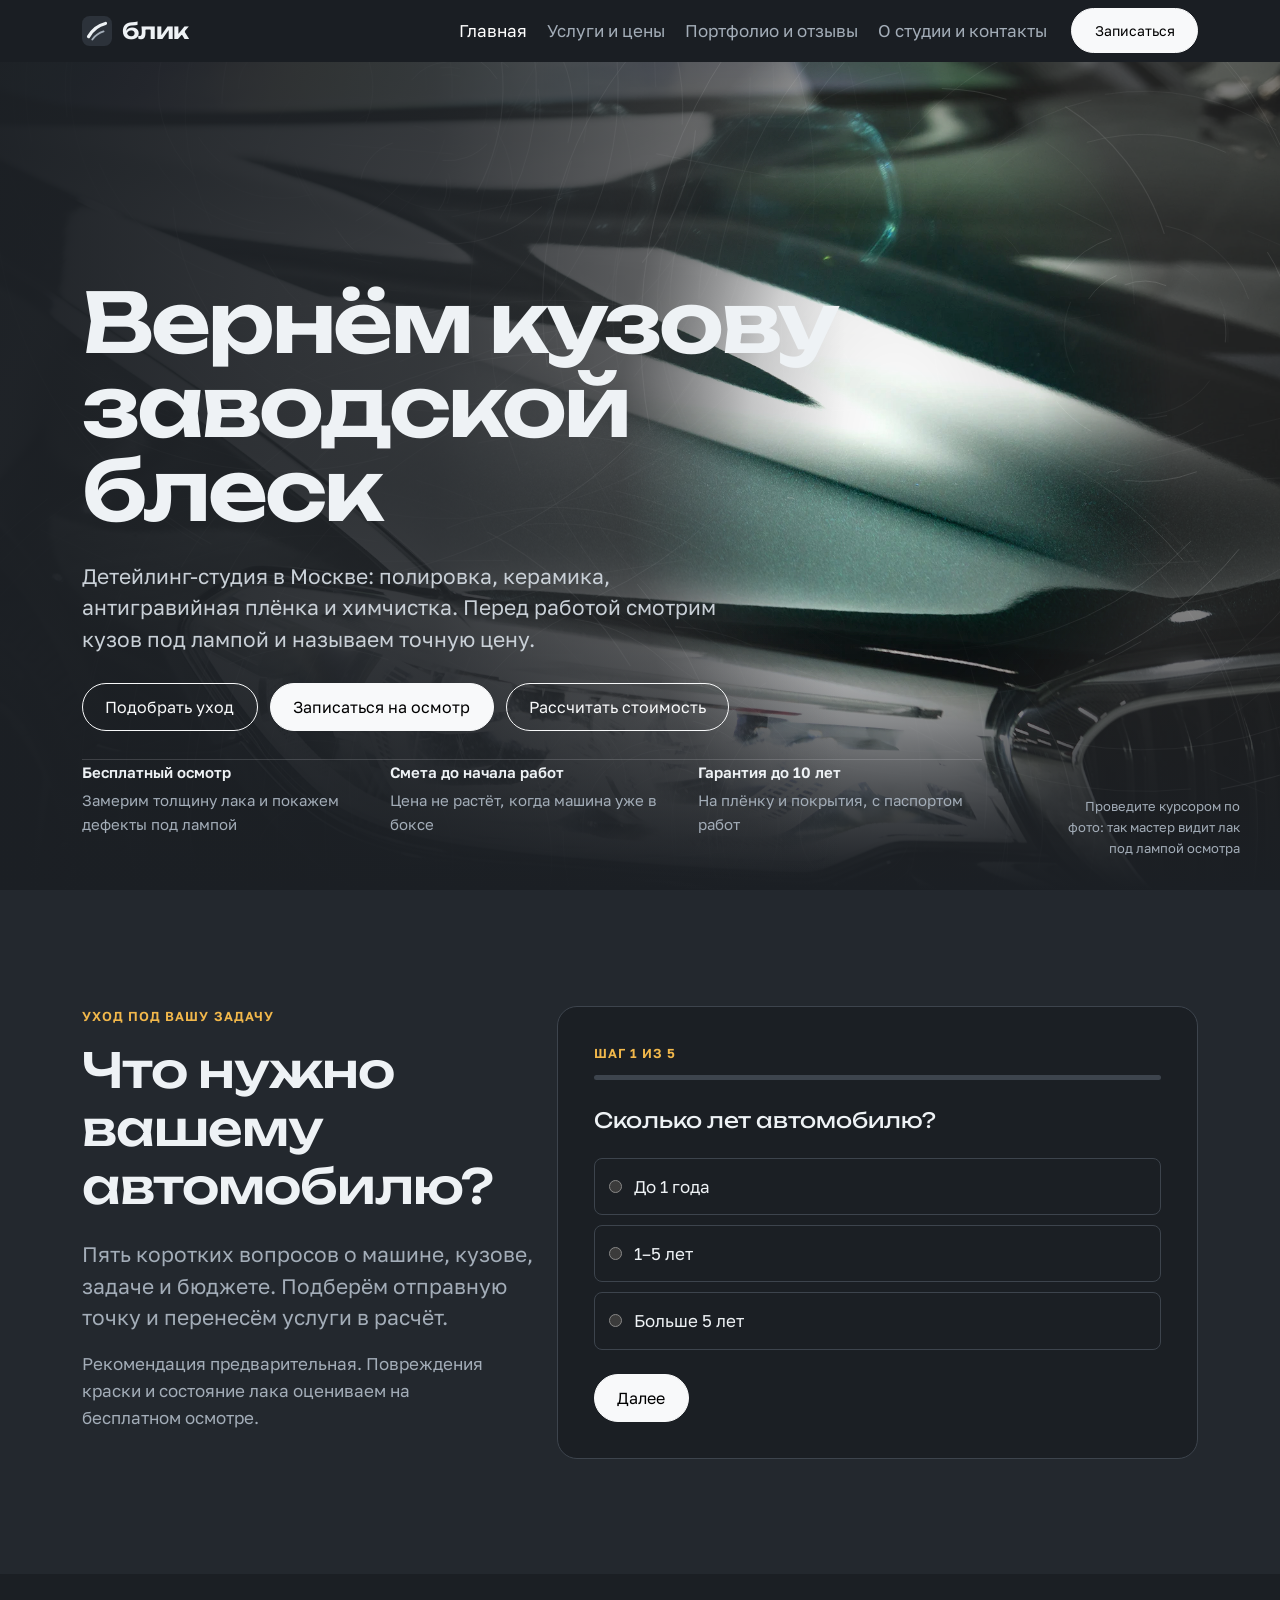
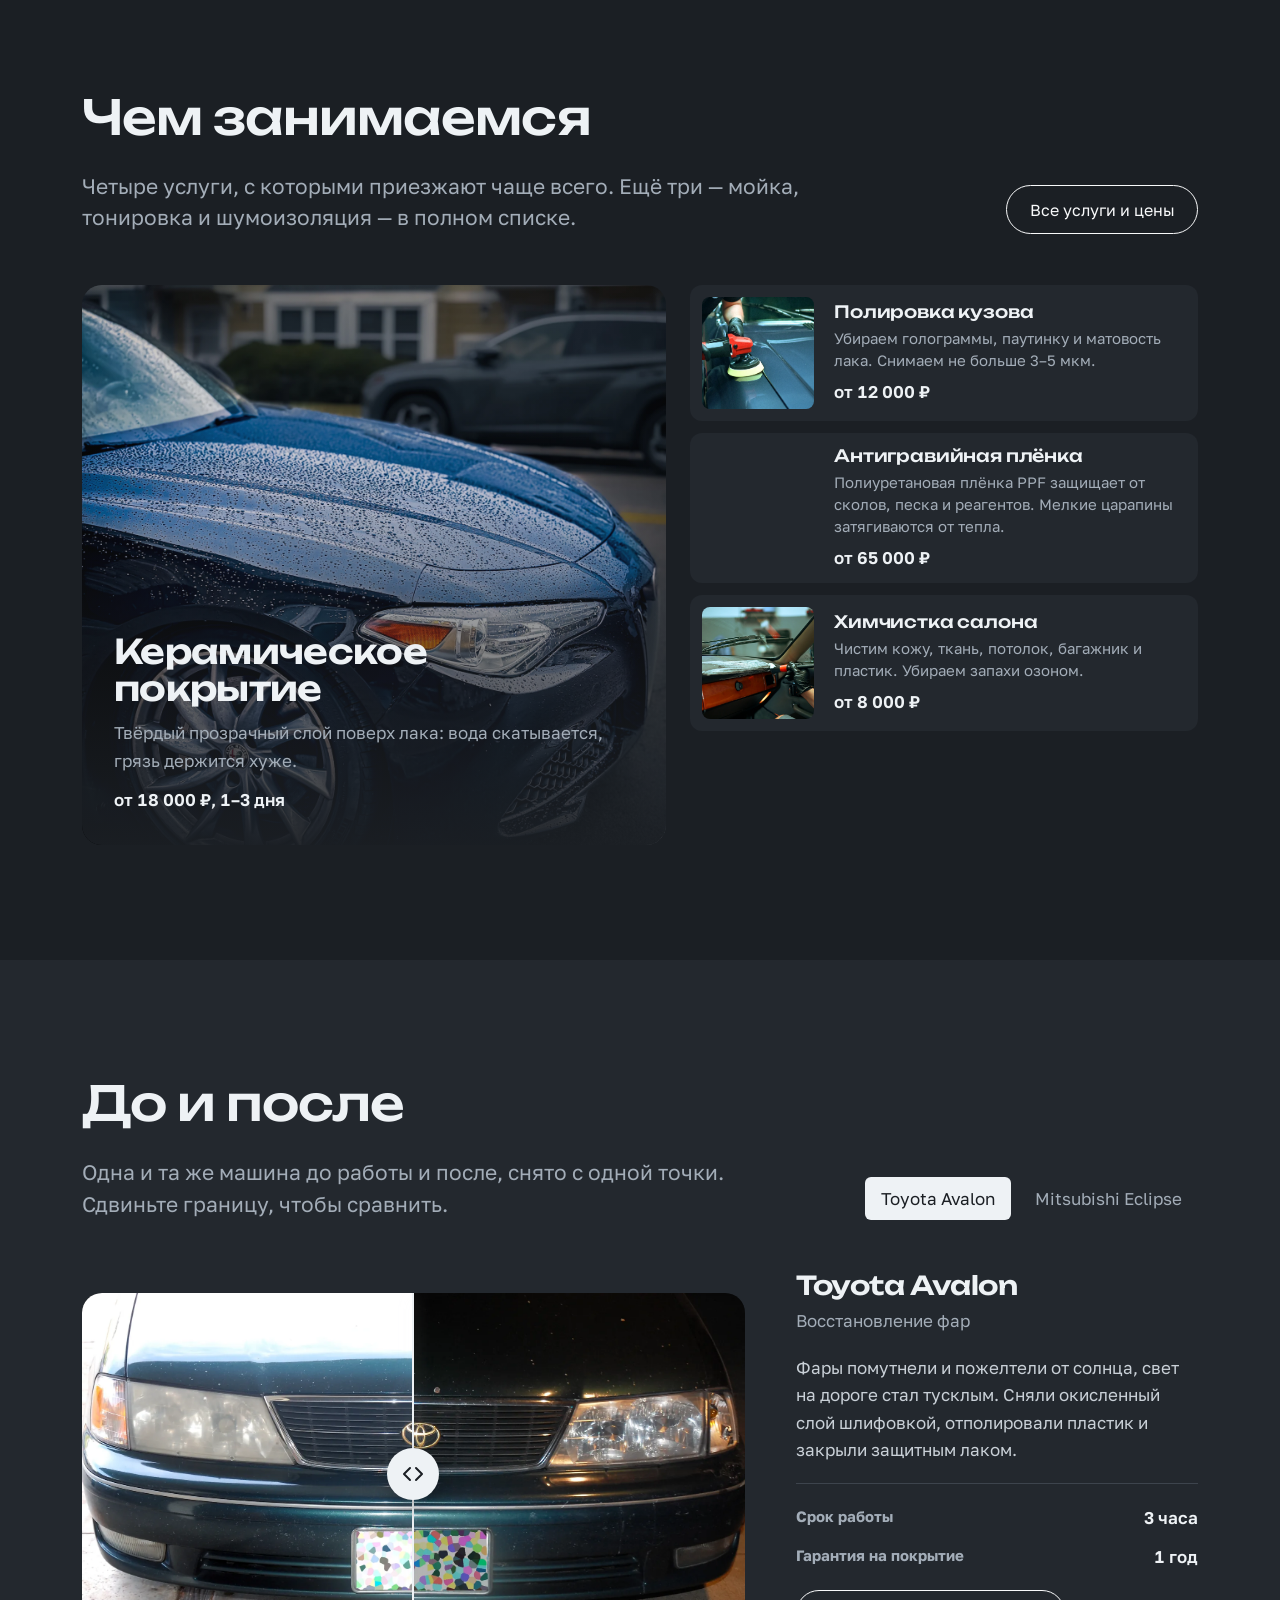
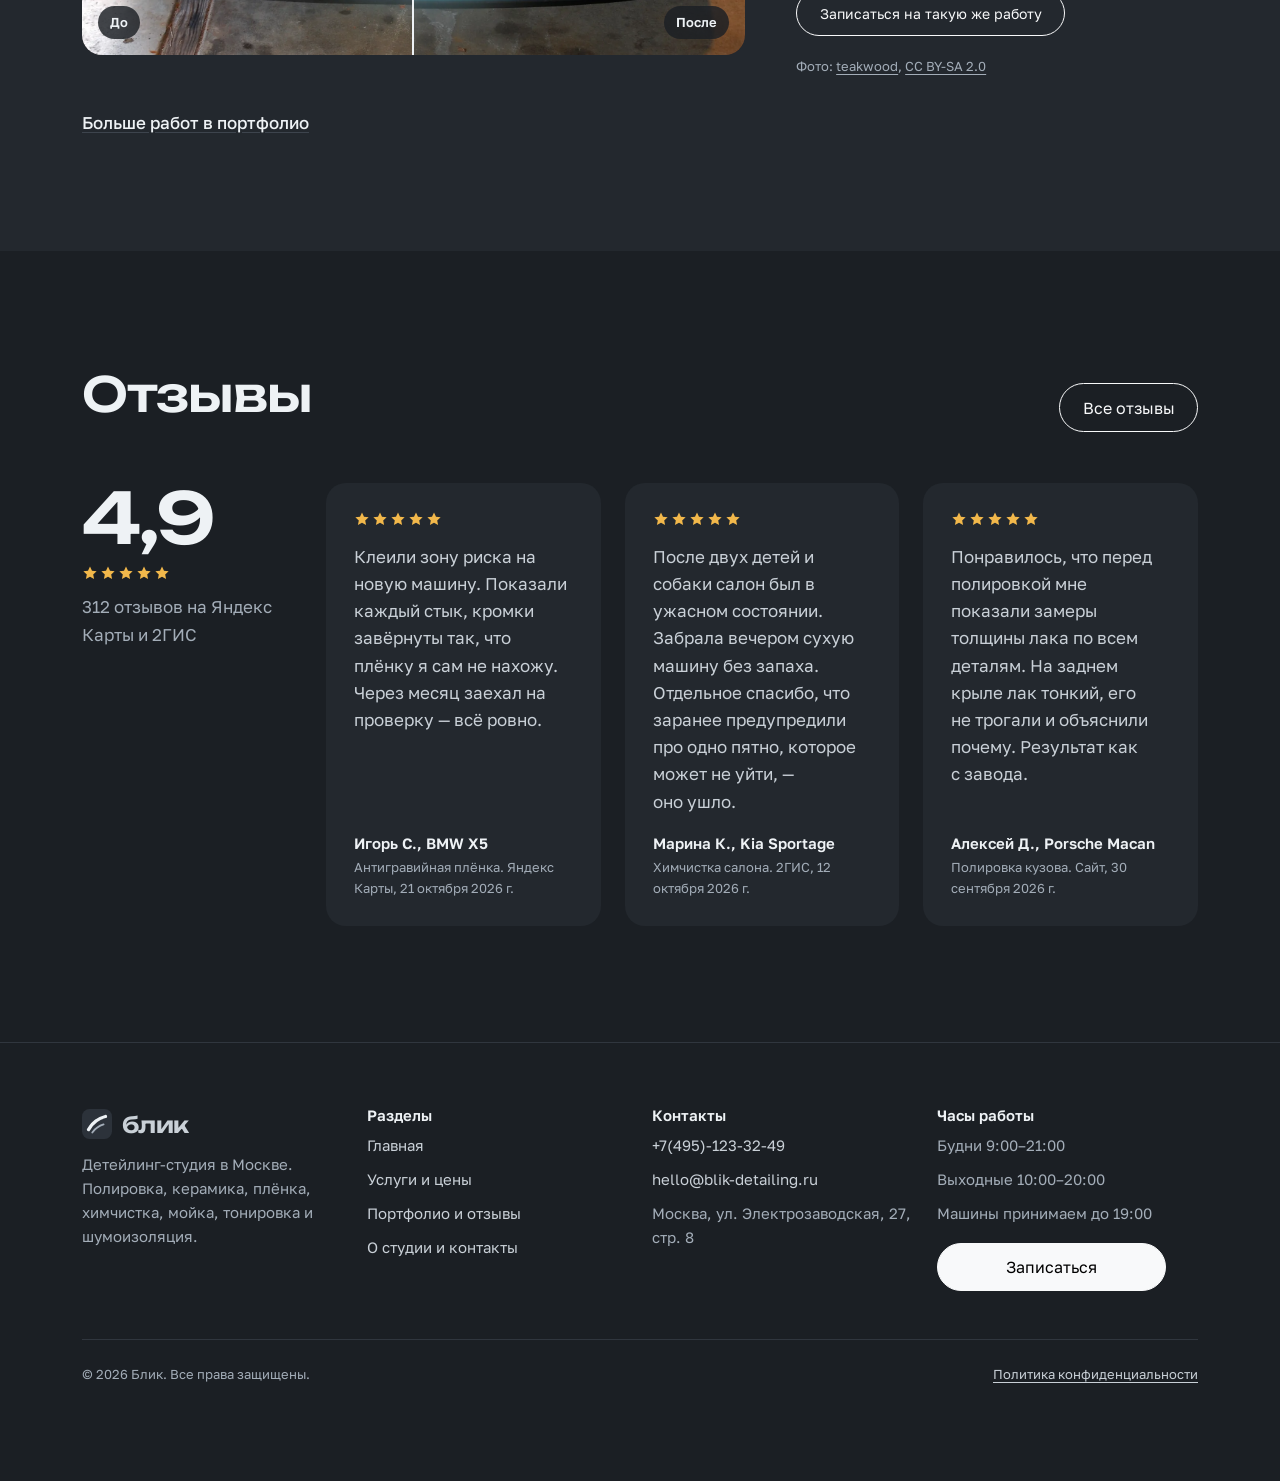
<file: index.html>
<!doctype html>

<html
  data-bs-theme="dark"
  lang="ru"
>
  <head>
    <meta charset="utf-8" />
    <meta
      content="width=device-width, initial-scale=1"
      name="viewport"
    />
    <title>Блик — детейлинг-студия в Москве: полировка, керамика, плёнка</title>
    <meta
      content="Полировка, керамическое покрытие, антигравийная плёнка, химчистка салона, тонировка и шумоизоляция в Москве. Бесплатный осмотр и замер лака."
      name="description"
    />
    <meta
      content="#1b1f24"
      name="theme-color"
    />
    <meta
      content="website"
      property="og:type"
    />
    <meta
      content="ru_RU"
      property="og:locale"
    />
    <meta
      content="Блик"
      property="og:site_name"
    />
    <meta
      content="Блик — детейлинг-студия в Москве: полировка, керамика, плёнка"
      property="og:title"
    />
    <meta
      content="Полировка, керамическое покрытие, антигравийная плёнка, химчистка салона, тонировка и шумоизоляция в Москве. Бесплатный осмотр и замер лака."
      property="og:description"
    />
    <meta
      content="assets/img/hero.webp"
      property="og:image"
    />
    <link
      href="assets/img/favicon.svg"
      rel="icon"
      type="image/svg+xml"
    />
    <link
      href="https://fonts.googleapis.com"
      rel="preconnect"
    />
    <link
      crossorigin=""
      href="https://fonts.gstatic.com"
      rel="preconnect"
    />
    <link
      href="https://fonts.googleapis.com/css2?family=Golos+Text:wght@400;500;600&amp;family=Unbounded:wght@500;600&amp;display=swap"
      rel="stylesheet"
    />
    <link
      href="assets/vendor/bootstrap/bootstrap.min.css"
      rel="stylesheet"
    />
    <link
      href="assets/css/styles.css"
      rel="stylesheet"
    />
    <script
      defer=""
      src="assets/vendor/bootstrap/bootstrap.bundle.min.js"
    ></script>
    <script
      defer=""
      src="assets/js/data.js"
    ></script>
    <script
      defer=""
      src="assets/js/api.js"
    ></script>
    <script
      defer=""
      src="assets/js/ui.js"
    ></script>
    <script
      src="assets/js/experience.js"
      defer
    ></script>
    <script
      defer=""
      src="assets/js/home.js"
    ></script>
  </head>
  <body data-page="home">
    <a
      class="skip-link"
      href="#main"
      >Перейти к содержанию</a
    >
    <noscript
      ><p class="noscript">
        Списки услуг, работ и отзывов загружаются скриптом. Включите JavaScript или позвоните нам:
        +7(495)-123-32-49.
      </p></noscript
    >
    <header class="site-header navbar navbar-expand-xl sticky-top">
      <div class="container gap-3">
        <a
          aria-current="page"
          class="logo navbar-brand me-auto"
          href="index.html"
          ><svg
            aria-hidden="true"
            viewbox="0 0 64 64"
          >
            <rect
              fill="#2c323a"
              height="64"
              rx="16"
              width="64"
            ></rect>
            <path
              d="M14 44c8-14 20-24 36-28"
              fill="none"
              stroke="#eef2f5"
              stroke-linecap="round"
              stroke-width="7"
            ></path>
            <path
              d="M22 50c6-8 14-14 24-17"
              fill="none"
              stroke="#a3adb8"
              stroke-linecap="round"
              stroke-width="4"
            ></path></svg
          ><span>блик</span></a
        >
        <nav
          aria-label="Основное меню"
          class="navbar-nav d-none d-xl-flex gap-1"
        >
          <a
            class="nav-link active"
            href="index.html"
            aria-current="page"
            >Главная</a
          >
          <a
            class="nav-link"
            href="services.html"
            >Услуги и цены</a
          >
          <a
            class="nav-link"
            href="portfolio.html"
            >Портфолио и отзывы</a
          >
          <a
            class="nav-link"
            href="about.html"
            >О студии и контакты</a
          >
        </nav>
        <a
          class="d-none d-xxl-block text-decoration-none text-nowrap"
          href="tel:+74951233249"
          >+7(495)-123-32-49</a
        >
        <a
          class="btn btn-light btn-sm d-none d-xl-inline-flex"
          data-booking=""
          href="about.html#request"
          >Записаться</a
        >
        <button
          aria-controls="mobile-menu"
          aria-label="Открыть меню"
          class="navbar-toggler"
          data-bs-target="#mobile-menu"
          data-bs-toggle="offcanvas"
          type="button"
        >
          <svg
            aria-hidden="true"
            fill="none"
            height="20"
            viewbox="0 0 20 20"
            width="20"
          >
            <path
              d="M3 6h14M3 14h14"
              stroke="currentColor"
              stroke-linecap="round"
              stroke-width="2"
            ></path>
          </svg>
        </button>
      </div>
    </header>
    <div
      aria-labelledby="mobile-menu-title"
      class="offcanvas offcanvas-end"
      id="mobile-menu"
      tabindex="-1"
    >
      <div class="offcanvas-header">
        <h2
          class="offcanvas-title h5"
          id="mobile-menu-title"
        >
          Меню
        </h2>
        <button
          aria-label="Закрыть меню"
          class="btn-close"
          data-bs-dismiss="offcanvas"
          type="button"
        ></button>
      </div>
      <div class="offcanvas-body d-flex flex-column gap-4">
        <nav
          aria-label="Меню"
          class="nav flex-column gap-2"
        >
          <a
            aria-current="page"
            class="nav-link active"
            href="index.html"
            >Главная</a
          >
          <a
            class="nav-link"
            href="services.html"
            >Услуги и цены</a
          >
          <a
            class="nav-link"
            href="portfolio.html"
            >Портфолио и отзывы</a
          >
          <a
            class="nav-link"
            href="about.html"
            >О студии и контакты</a
          >
        </nav>
        <div class="mobile-menu__contacts">
          <a
            class="contacts__big"
            href="tel:+74951233249"
            >+7(495)-123-32-49</a
          >
          <span class="muted">Ежедневно, будни 9:00–21:00, выходные 10:00–20:00</span>
          <a
            class="btn btn-light"
            data-booking=""
            href="about.html#request"
            >Записаться на осмотр</a
          >
        </div>
      </div>
    </div>
    <main id="main">
      <section
        aria-labelledby="hero-title"
        class="hero"
        data-lamp=""
      >
        <div
          aria-hidden="true"
          class="hero__media"
        >
          <img
            alt=""
            class="hero__img hero__img--dull"
            decoding="async"
            fetchpriority="high"
            height="1333"
            src="assets/img/hero.webp"
            width="2000"
          />
          <div class="hero__swirl"></div>
          <img
            alt=""
            class="hero__img hero__img--gloss"
            decoding="async"
            height="1333"
            src="assets/img/hero.webp"
            width="2000"
          />
          <div class="hero__shade"></div>
        </div>
        <div class="container hero__content">
          <h1
            class="hero__title"
            id="hero-title"
          >
            Вернём кузову заводской блеск
          </h1>
          <p class="hero__lead">
            Детейлинг-студия в Москве: полировка, керамика, антигравийная плёнка и химчистка. Перед
            работой смотрим кузов под лампой и называем точную цену.
          </p>
          <div class="hero__actions">
            <a
              class="btn btn-outline-light"
              href="#care-quiz"
              >Подобрать уход</a
            >
            <a
              class="btn btn-light"
              data-booking=""
              href="about.html#request"
              >Записаться на осмотр</a
            >
            <a
              class="btn btn-outline-light"
              href="services.html#calculator"
              >Рассчитать стоимость</a
            >
          </div>
          <ul class="hero__facts">
            <li class="hero__fact">
              <strong>Бесплатный осмотр</strong>Замерим толщину лака и покажем дефекты под лампой
            </li>
            <li class="hero__fact">
              <strong>Смета до начала работ</strong>Цена не растёт, когда машина уже в боксе
            </li>
            <li class="hero__fact">
              <strong>Гарантия до 10 лет</strong>На плёнку и покрытия, с паспортом работ
            </li>
          </ul>
        </div>
        <p class="hero__hint">
          Проведите курсором по фото: так мастер видит лак под лампой осмотра
        </p>
      </section>
      <section
        class="section section--surface"
        id="care-quiz"
        aria-labelledby="care-quiz-title"
      >
        <div class="container">
          <div class="row g-4 align-items-start">
            <div class="col-12 col-lg-5 section-head__text">
              <p class="eyebrow">Уход под вашу задачу</p>
              <h2
                class="h2"
                id="care-quiz-title"
              >
                Что нужно вашему автомобилю?
              </h2>
              <p class="lead">
                Пять коротких вопросов о машине, кузове, задаче и бюджете. Подберём отправную точку
                и перенесём услуги в расчёт.
              </p>
              <p class="muted">
                Рекомендация предварительная. Повреждения краски и состояние лака оцениваем на
                бесплатном осмотре.
              </p>
            </div>
            <div class="col-12 col-lg-7">
              <div
                class="feature-panel"
                data-care-quiz
                aria-label="Подбор ухода"
              >
                <p class="muted">Загружаем вопросы…</p>
              </div>
            </div>
          </div>
        </div>
      </section>

      <section
        aria-labelledby="services-title"
        class="section"
      >
        <div class="container">
          <div class="section-head">
            <div class="section-head__text">
              <h2
                class="h2"
                id="services-title"
              >
                Чем занимаемся
              </h2>
              <p class="lead">
                Четыре услуги, с которыми приезжают чаще всего. Ещё три — мойка, тонировка и
                шумоизоляция — в полном списке.
              </p>
            </div>
            <a
              class="btn btn-outline-light"
              href="services.html"
              >Все услуги и цены</a
            >
          </div>
          <div
            class="svc-preview"
            id="services-preview"
          >
            <div
              class="skeleton"
              style="min-height: 560px"
            ></div>
            <div class="svc-list">
              <div
                class="skeleton"
                style="min-height: 136px"
              ></div>
              <div
                class="skeleton"
                style="min-height: 136px"
              ></div>
              <div
                class="skeleton"
                style="min-height: 136px"
              ></div>
            </div>
          </div>
        </div>
      </section>
      <section
        aria-labelledby="ba-title"
        class="section section--surface"
      >
        <div class="container">
          <div class="section-head">
            <div class="section-head__text">
              <h2
                class="h2"
                id="ba-title"
              >
                До и после
              </h2>
              <p class="lead">
                Одна и та же машина до работы и после, снято с одной точки. Сдвиньте границу, чтобы
                сравнить.
              </p>
            </div>
            <div
              aria-label="Работы"
              class="nav nav-pills gap-2"
              id="ba-tabs"
              role="tablist"
            ></div>
          </div>
          <div
            aria-labelledby="ba-tabs"
            id="ba-panel"
            role="tabpanel"
          >
            <div
              class="skeleton"
              style="aspect-ratio: 16 / 9"
            ></div>
          </div>
          <p style="margin-top: 32px">
            <a
              class="text-link"
              href="portfolio.html"
              >Больше работ в портфолио</a
            >
          </p>
        </div>
      </section>
      <section
        aria-labelledby="reviews-title"
        class="section"
      >
        <div class="container">
          <div class="section-head">
            <div class="section-head__text">
              <h2
                class="h2"
                id="reviews-title"
              >
                Отзывы
              </h2>
            </div>
            <a
              class="btn btn-outline-light"
              href="portfolio.html#reviews"
              >Все отзывы</a
            >
          </div>
          <div
            class="reviews-home"
            id="reviews-home"
          >
            <div class="rating-summary">
              <p class="rating-summary__value">4,9</p>
              <span
                aria-label="Средняя оценка 4,9 из 5"
                class="stars"
                role="img"
              ></span>
              <p class="muted">312 отзывов на Яндекс Картах и 2ГИС</p>
            </div>
            <div class="skeleton"></div>
            <div class="skeleton"></div>
            <div class="skeleton"></div>
          </div>
        </div>
      </section>
    </main>
    <footer class="site-footer">
      <div class="container">
        <div class="row row-cols-1 row-cols-sm-2 row-cols-lg-4 g-4">
          <div class="site-footer__col col">
            <a
              class="logo"
              href="index.html"
              ><svg
                aria-hidden="true"
                viewbox="0 0 64 64"
              >
                <rect
                  fill="#2c323a"
                  height="64"
                  rx="16"
                  width="64"
                ></rect>
                <path
                  d="M14 44c8-14 20-24 36-28"
                  fill="none"
                  stroke="#eef2f5"
                  stroke-linecap="round"
                  stroke-width="7"
                ></path>
                <path
                  d="M22 50c6-8 14-14 24-17"
                  fill="none"
                  stroke="#a3adb8"
                  stroke-linecap="round"
                  stroke-width="4"
                ></path></svg
              ><span>блик</span></a
            >
            <p>
              Детейлинг-студия в Москве. Полировка, керамика, плёнка, химчистка, мойка, тонировка и
              шумоизоляция.
            </p>
          </div>
          <div class="site-footer__col col">
            <h2 class="site-footer__title">Разделы</h2>
            <a href="index.html">Главная</a>
            <a href="services.html">Услуги и цены</a>
            <a href="portfolio.html">Портфолио и отзывы</a>
            <a href="about.html">О студии и контакты</a>
          </div>
          <div class="site-footer__col col">
            <h2 class="site-footer__title">Контакты</h2>
            <a href="tel:+74951233249">+7(495)-123-32-49</a>
            <a href="mailto:hello@blik-detailing.ru">hello@blik-detailing.ru</a>
            <address>Москва, ул. Электрозаводская, 27, стр. 8</address>
          </div>
          <div class="site-footer__col col">
            <h2 class="site-footer__title">Часы работы</h2>
            <p>Будни 9:00–21:00</p>
            <p>Выходные 10:00–20:00</p>
            <p>Машины принимаем до 19:00</p>
            <button
              class="btn btn-light mt-2 booking-button-compact"
              data-booking
              type="button"
            >
              Записаться
            </button>
          </div>
        </div>
        <div class="site-footer__bottom">
          <p>© <span data-year="">2026</span> Блик. Все права защищены.</p>
          <button
            class="link-btn"
            data-policy=""
            type="button"
          >
            Политика конфиденциальности
          </button>
        </div>
      </div>
    </footer>
    <button
      class="btn btn-light back-to-top"
      type="button"
      data-back-to-top
      aria-label="Плавно прокрутить страницу наверх"
      hidden
    >
      <span>Наверх</span>
    </button>
  </body>
</html>
</file>
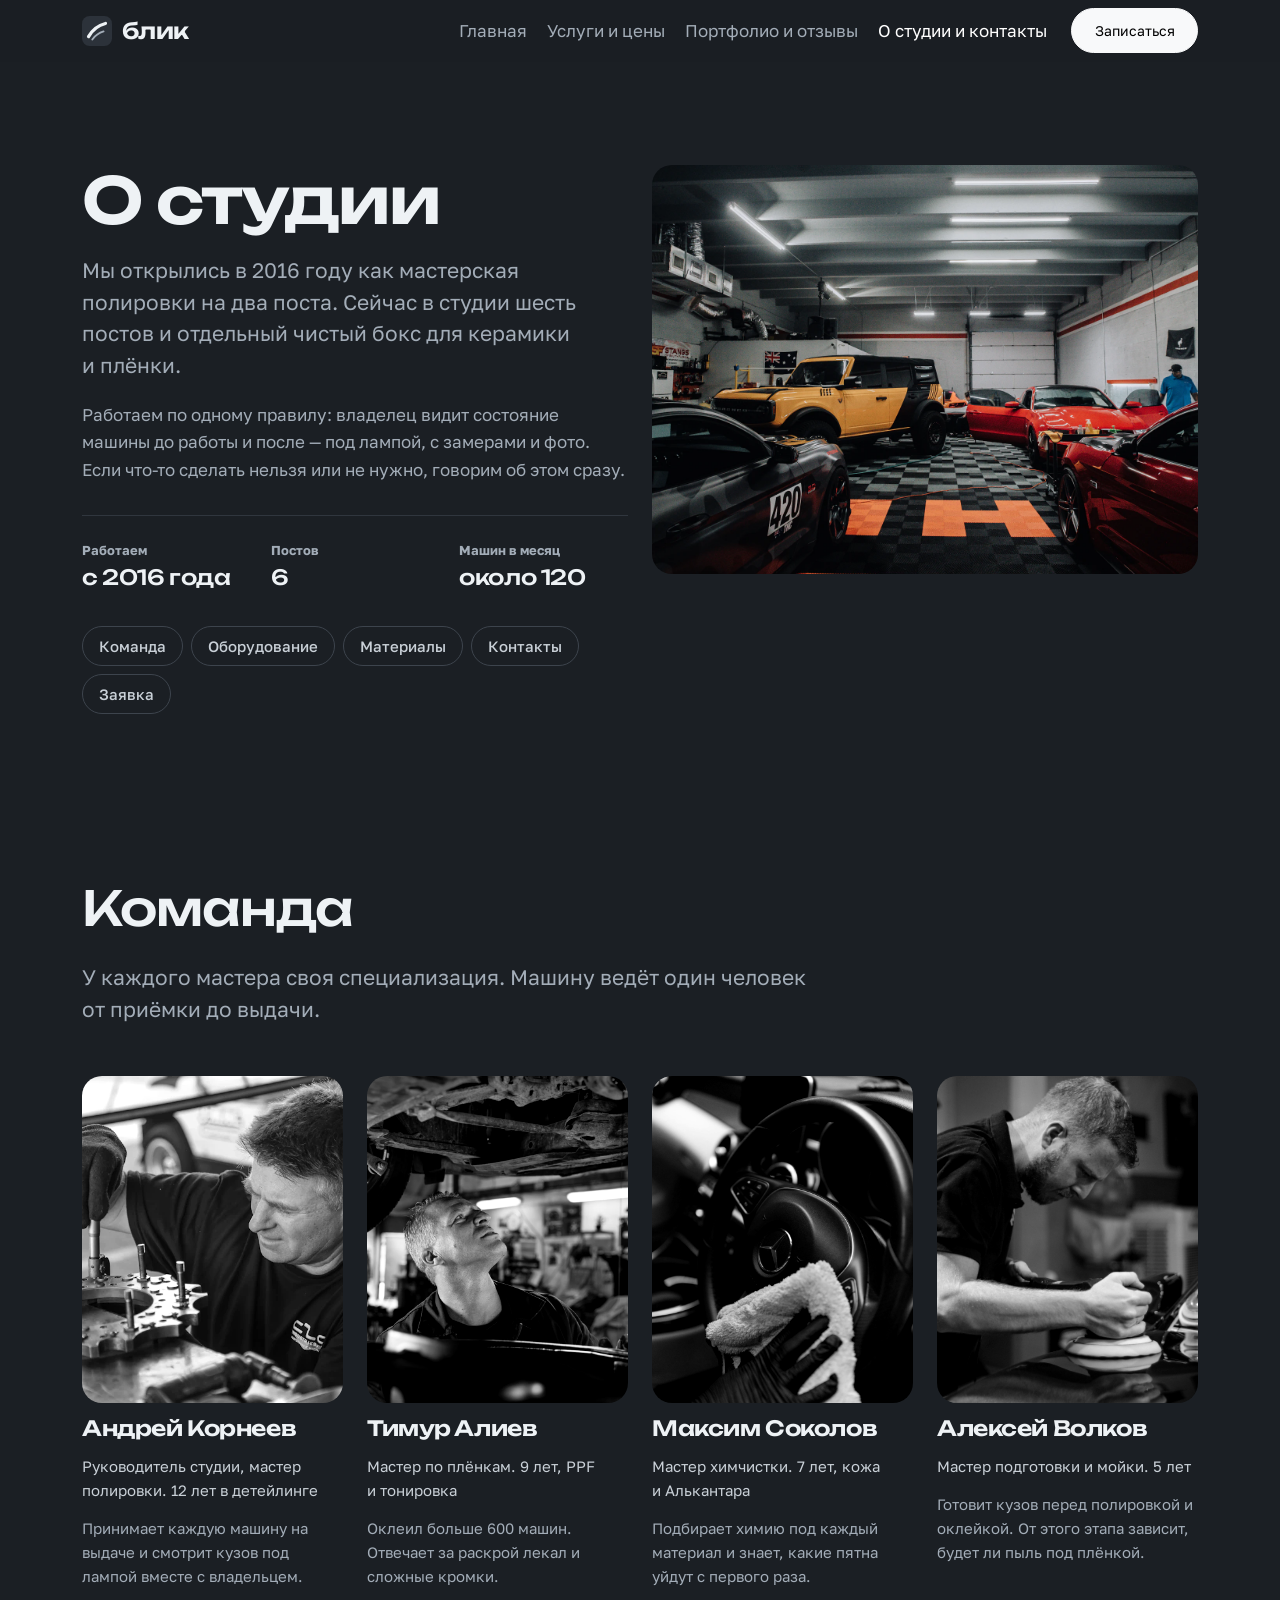
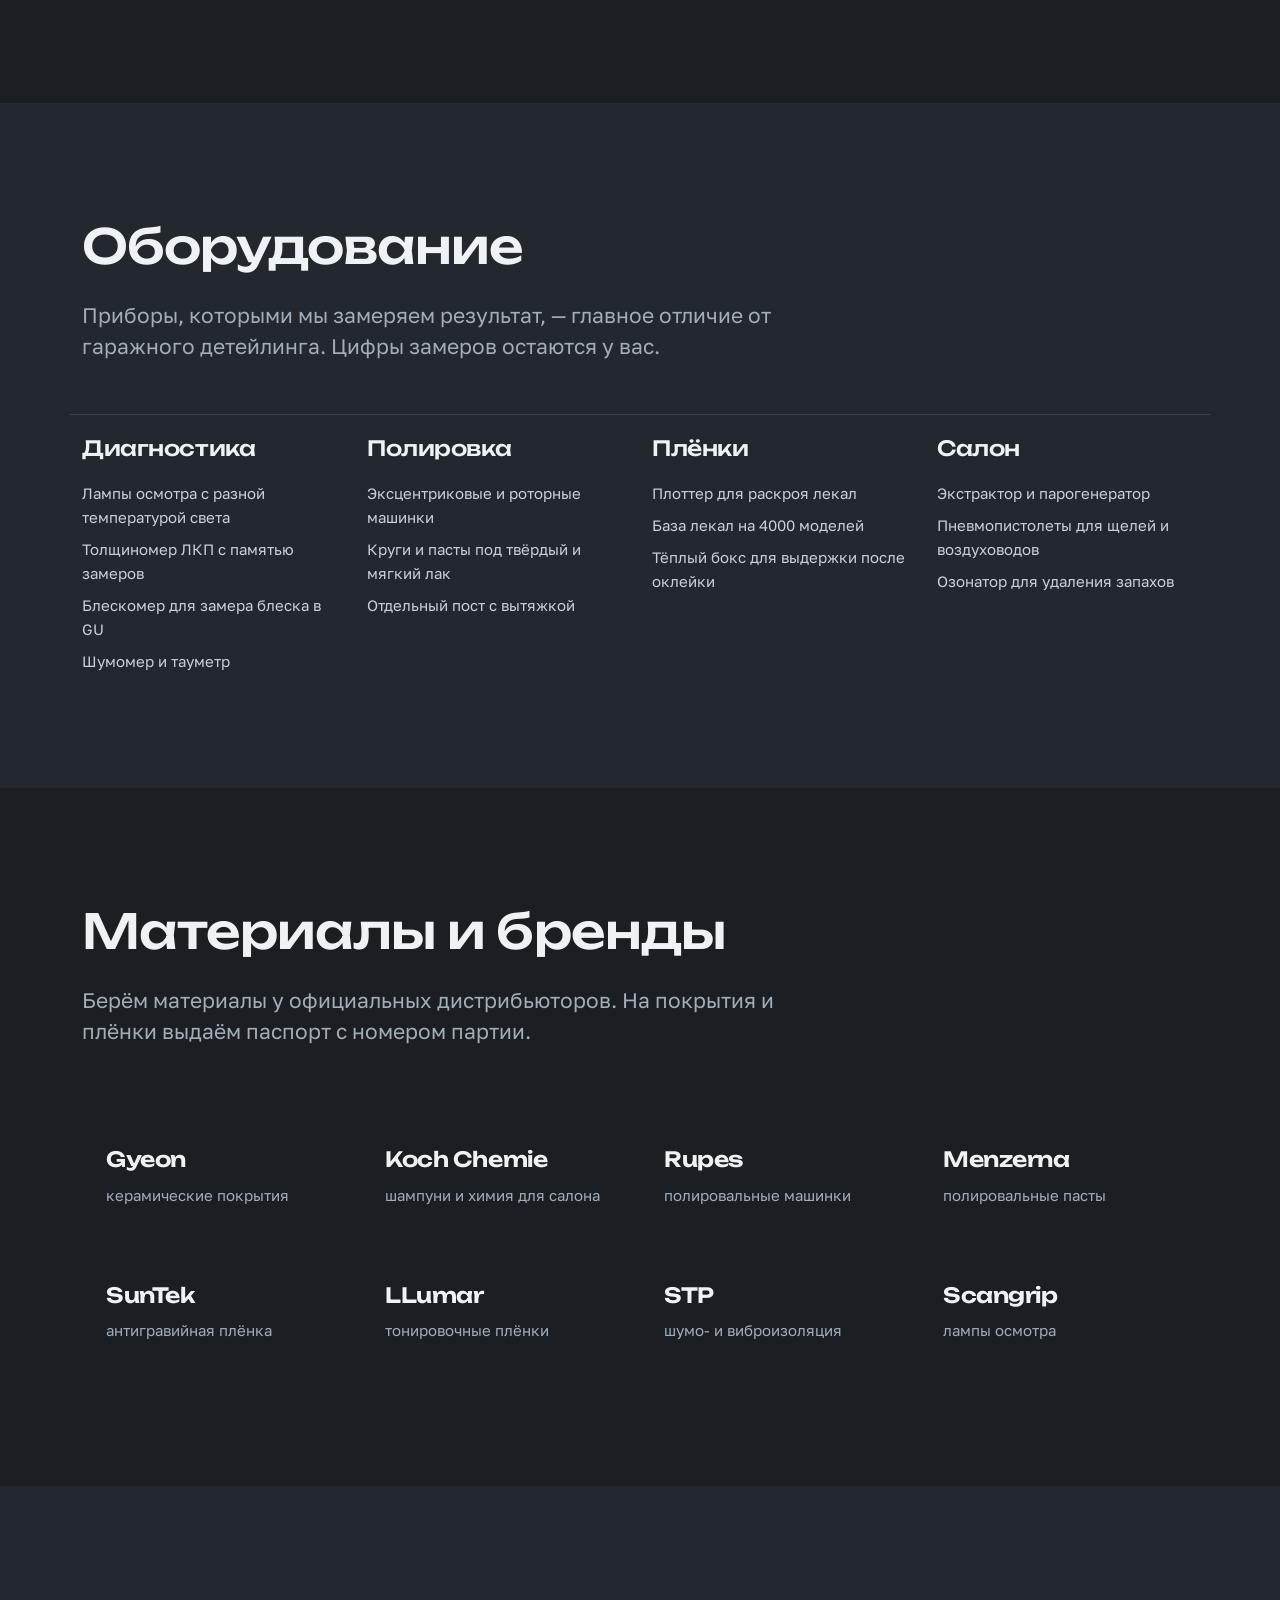
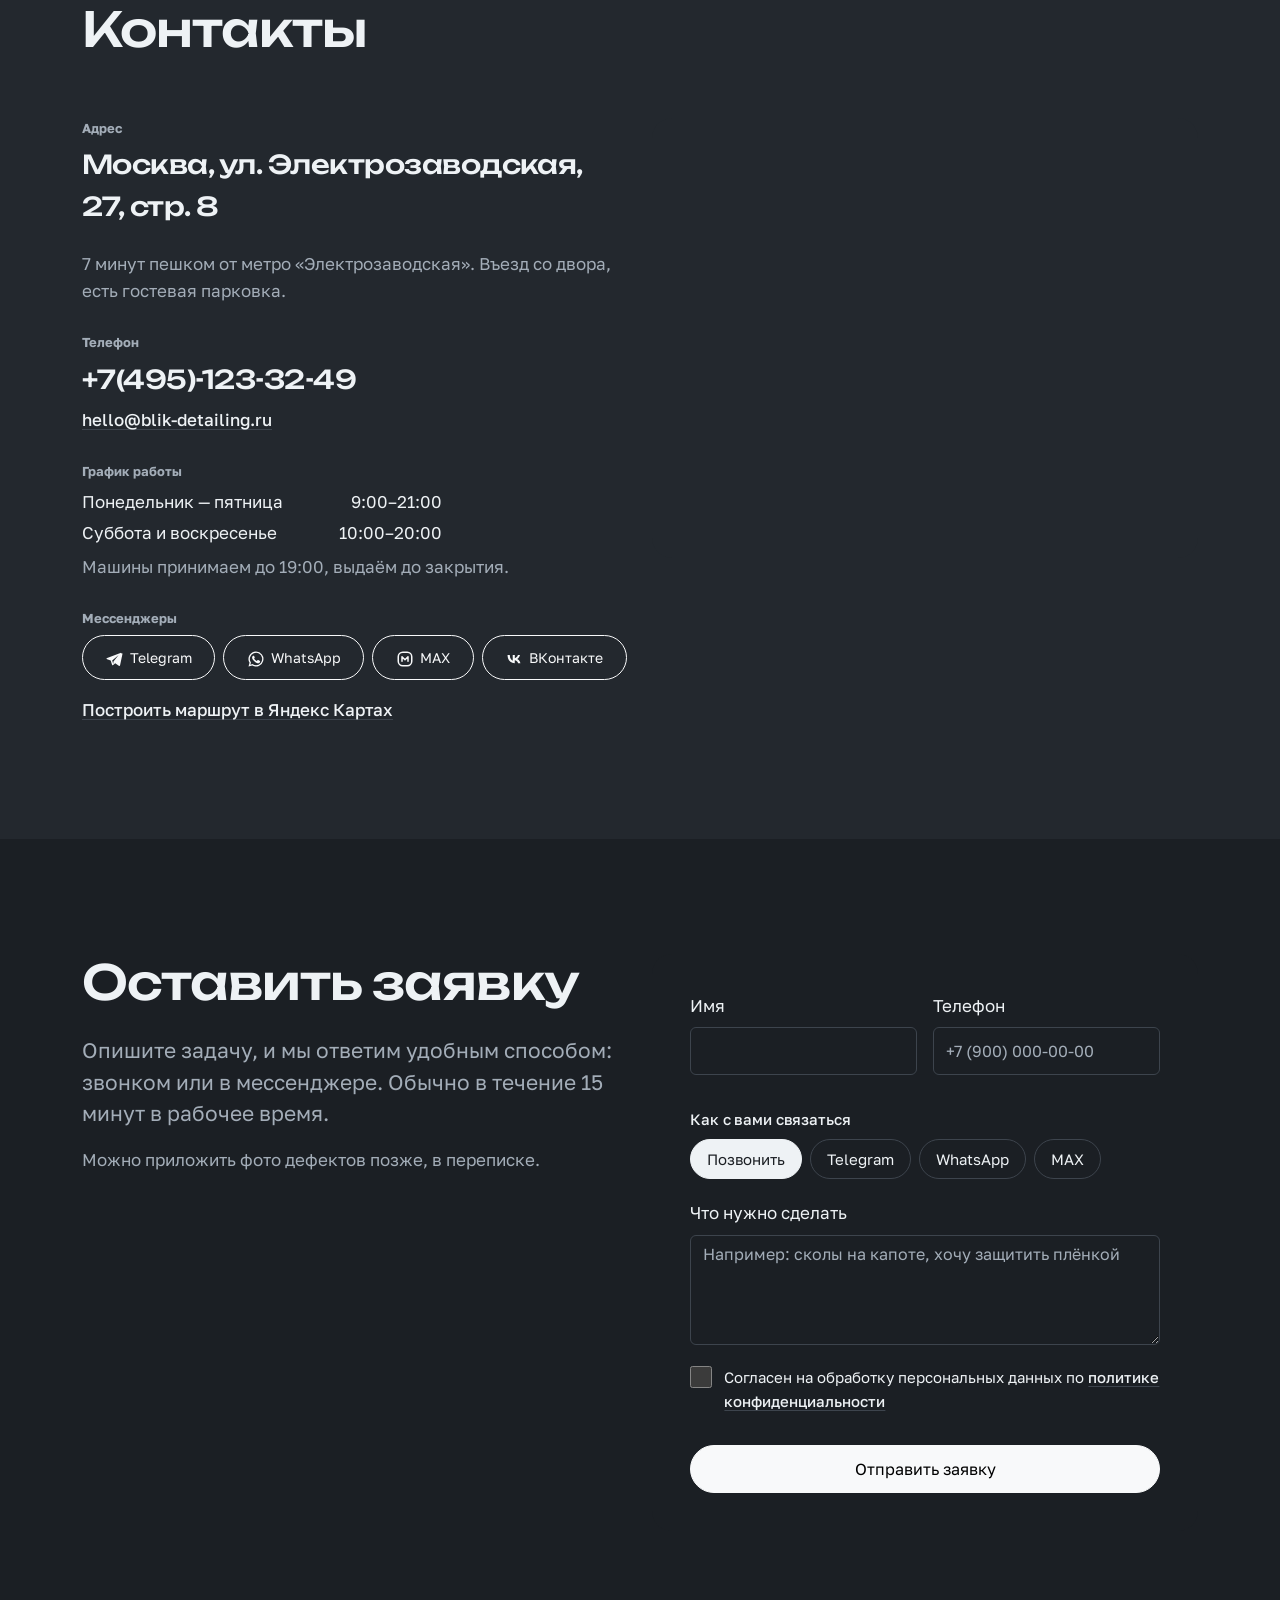
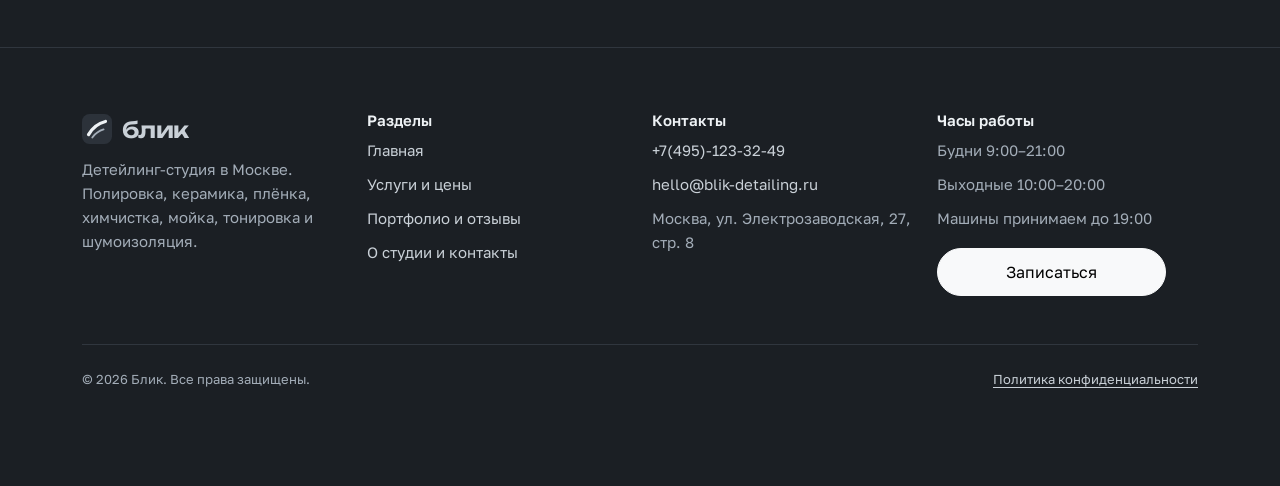
<file: about.html>
<!doctype html>

<html
  data-bs-theme="dark"
  lang="ru"
>
  <head>
    <meta charset="utf-8" />
    <meta
      content="width=device-width, initial-scale=1"
      name="viewport"
    />
    <title>О студии и контакты — детейлинг-студия Блик</title>
    <meta
      content="Команда, оборудование и материалы студии Блик. Адрес в Москве, карта, график работы, мессенджеры и форма заявки."
      name="description"
    />
    <meta
      content="#1b1f24"
      name="theme-color"
    />
    <meta
      content="website"
      property="og:type"
    />
    <meta
      content="ru_RU"
      property="og:locale"
    />
    <meta
      content="Блик"
      property="og:site_name"
    />
    <meta
      content="О студии и контакты — детейлинг-студия Блик"
      property="og:title"
    />
    <meta
      content="Команда, оборудование и материалы студии Блик. Адрес в Москве, карта, график работы, мессенджеры и форма заявки."
      property="og:description"
    />
    <meta
      content="assets/img/hero.webp"
      property="og:image"
    />
    <link
      href="assets/img/favicon.svg"
      rel="icon"
      type="image/svg+xml"
    />
    <link
      href="https://fonts.googleapis.com"
      rel="preconnect"
    />
    <link
      crossorigin=""
      href="https://fonts.gstatic.com"
      rel="preconnect"
    />
    <link
      href="https://fonts.googleapis.com/css2?family=Golos+Text:wght@400;500;600&amp;family=Unbounded:wght@500;600&amp;display=swap"
      rel="stylesheet"
    />
    <link
      href="assets/vendor/bootstrap/bootstrap.min.css"
      rel="stylesheet"
    />
    <link
      href="assets/css/styles.css"
      rel="stylesheet"
    />
    <script
      defer=""
      src="assets/vendor/bootstrap/bootstrap.bundle.min.js"
    ></script>
    <script
      defer=""
      src="assets/js/data.js"
    ></script>
    <script
      defer=""
      src="assets/js/api.js"
    ></script>
    <script
      defer=""
      src="assets/js/ui.js"
    ></script>
    <script
      src="assets/js/experience.js"
      defer
    ></script>
    <script
      defer=""
      src="assets/js/about.js"
    ></script>
  </head>
  <body data-page="about">
    <a
      class="skip-link"
      href="#main"
      >Перейти к содержанию</a
    >
    <noscript
      ><p class="noscript">
        Списки услуг, работ и отзывов загружаются скриптом. Включите JavaScript или позвоните нам:
        +7(495)-123-32-49.
      </p></noscript
    >
    <header class="site-header navbar navbar-expand-xl sticky-top">
      <div class="container gap-3">
        <a
          class="logo navbar-brand me-auto"
          href="index.html"
          ><svg
            aria-hidden="true"
            viewbox="0 0 64 64"
          >
            <rect
              fill="#2c323a"
              height="64"
              rx="16"
              width="64"
            ></rect>
            <path
              d="M14 44c8-14 20-24 36-28"
              fill="none"
              stroke="#eef2f5"
              stroke-linecap="round"
              stroke-width="7"
            ></path>
            <path
              d="M22 50c6-8 14-14 24-17"
              fill="none"
              stroke="#a3adb8"
              stroke-linecap="round"
              stroke-width="4"
            ></path></svg
          ><span>блик</span></a
        >
        <nav
          aria-label="Основное меню"
          class="navbar-nav d-none d-xl-flex gap-1"
        >
          <a
            class="nav-link"
            href="index.html"
            >Главная</a
          >
          <a
            class="nav-link"
            href="services.html"
            >Услуги и цены</a
          >
          <a
            class="nav-link"
            href="portfolio.html"
            >Портфолио и отзывы</a
          >
          <a
            aria-current="page"
            class="nav-link active"
            href="about.html"
            >О студии и контакты</a
          >
        </nav>
        <a
          class="d-none d-xxl-block text-decoration-none text-nowrap"
          href="tel:+74951233249"
          >+7(495)-123-32-49</a
        >
        <a
          class="btn btn-light btn-sm d-none d-xl-inline-flex"
          data-booking=""
          href="about.html#request"
          >Записаться</a
        >
        <button
          aria-controls="mobile-menu"
          aria-label="Открыть меню"
          class="navbar-toggler"
          data-bs-target="#mobile-menu"
          data-bs-toggle="offcanvas"
          type="button"
        >
          <svg
            aria-hidden="true"
            fill="none"
            height="20"
            viewbox="0 0 20 20"
            width="20"
          >
            <path
              d="M3 6h14M3 14h14"
              stroke="currentColor"
              stroke-linecap="round"
              stroke-width="2"
            ></path>
          </svg>
        </button>
      </div>
    </header>
    <div
      aria-labelledby="mobile-menu-title"
      class="offcanvas offcanvas-end"
      id="mobile-menu"
      tabindex="-1"
    >
      <div class="offcanvas-header">
        <h2
          class="offcanvas-title h5"
          id="mobile-menu-title"
        >
          Меню
        </h2>
        <button
          aria-label="Закрыть меню"
          class="btn-close"
          data-bs-dismiss="offcanvas"
          type="button"
        ></button>
      </div>
      <div class="offcanvas-body d-flex flex-column gap-4">
        <nav
          aria-label="Меню"
          class="nav flex-column gap-2"
        >
          <a
            class="nav-link"
            href="index.html"
            >Главная</a
          >
          <a
            class="nav-link"
            href="services.html"
            >Услуги и цены</a
          >
          <a
            class="nav-link"
            href="portfolio.html"
            >Портфолио и отзывы</a
          >
          <a
            aria-current="page"
            class="nav-link active"
            href="about.html"
            >О студии и контакты</a
          >
        </nav>
        <div class="mobile-menu__contacts">
          <a
            class="contacts__big"
            href="tel:+74951233249"
            >+7(495)-123-32-49</a
          >
          <span class="muted">Ежедневно, будни 9:00–21:00, выходные 10:00–20:00</span>
          <a
            class="btn btn-light"
            data-booking=""
            href="about.html#request"
            >Записаться на осмотр</a
          >
        </div>
      </div>
    </div>
    <main id="main">
      <section
        aria-labelledby="page-title"
        class="page-hero"
      >
        <div class="container">
          <div class="row g-4 align-items-start">
            <div class="col-12 col-lg-6">
              <div class="about-intro__text">
                <h1
                  class="page-hero__title"
                  id="page-title"
                >
                  О студии
                </h1>
                <p class="lead">
                  Мы открылись в 2016 году как мастерская полировки на два поста. Сейчас в студии
                  шесть постов и отдельный чистый бокс для керамики и плёнки.
                </p>
                <p class="muted">
                  Работаем по одному правилу: владелец видит состояние машины до работы и после —
                  под лампой, с замерами и фото. Если что-то сделать нельзя или не нужно, говорим об
                  этом сразу.
                </p>
                <dl class="facts">
                  <div>
                    <dt>Работаем</dt>
                    <dd>с 2016 года</dd>
                  </div>
                  <div>
                    <dt>Постов</dt>
                    <dd>6</dd>
                  </div>
                  <div>
                    <dt>Машин в месяц</dt>
                    <dd>около 120</dd>
                  </div>
                </dl>
                <nav
                  aria-label="Разделы страницы"
                  class="page-nav"
                >
                  <a
                    class="chip"
                    href="#team"
                    >Команда</a
                  >
                  <a
                    class="chip"
                    href="#equipment"
                    >Оборудование</a
                  >
                  <a
                    class="chip"
                    href="#brands"
                    >Материалы</a
                  >
                  <a
                    class="chip"
                    href="#contacts"
                    >Контакты</a
                  >
                  <a
                    class="chip"
                    href="#request"
                    >Заявка</a
                  >
                </nav>
              </div>
            </div>
            <div class="col-12 col-lg-6">
              <img
                alt="Бокс студии с несколькими автомобилями на постах"
                class="about-intro__img"
                fetchpriority="high"
                height="1400"
                src="assets/img/t-5.webp"
                width="1400"
              />
            </div>
          </div>
        </div>
      </section>
      <section
        aria-labelledby="team-title"
        class="section"
        id="team"
      >
        <div class="container">
          <div class="section-head">
            <div class="section-head__text">
              <h2
                class="h2"
                id="team-title"
              >
                Команда
              </h2>
              <p class="lead">
                У каждого мастера своя специализация. Машину ведёт один человек от приёмки до
                выдачи.
              </p>
            </div>
          </div>
          <div
            class="row row-cols-1 row-cols-sm-2 row-cols-lg-4 g-4"
            id="team-list"
          >
            <div
              class="skeleton"
              style="min-height: 380px"
            ></div>
            <div
              class="skeleton"
              style="min-height: 380px"
            ></div>
            <div
              class="skeleton"
              style="min-height: 380px"
            ></div>
            <div
              class="skeleton"
              style="min-height: 380px"
            ></div>
          </div>
        </div>
      </section>
      <section
        aria-labelledby="equipment-title"
        class="section section--surface"
        id="equipment"
      >
        <div class="container">
          <div class="section-head">
            <div class="section-head__text">
              <h2
                class="h2"
                id="equipment-title"
              >
                Оборудование
              </h2>
              <p class="lead">
                Приборы, которыми мы замеряем результат, — главное отличие от гаражного детейлинга.
                Цифры замеров остаются у вас.
              </p>
            </div>
          </div>
          <div
            class="row row-cols-1 row-cols-md-2 row-cols-lg-4 g-4"
            id="equipment-list"
          >
            <div class="skeleton"></div>
            <div class="skeleton"></div>
            <div class="skeleton"></div>
            <div class="skeleton"></div>
          </div>
        </div>
      </section>
      <section
        aria-labelledby="brands-title"
        class="section"
        id="brands"
      >
        <div class="container">
          <div class="section-head">
            <div class="section-head__text">
              <h2
                class="h2"
                id="brands-title"
              >
                Материалы и бренды
              </h2>
              <p class="lead">
                Берём материалы у официальных дистрибьюторов. На покрытия и плёнки выдаём паспорт с
                номером партии.
              </p>
            </div>
          </div>
          <ul
            class="row row-cols-2 row-cols-lg-4 g-3"
            id="brands-list"
          >
            <li
              class="skeleton"
              style="min-height: 110px; border-radius: 0"
            ></li>
            <li
              class="skeleton"
              style="min-height: 110px; border-radius: 0"
            ></li>
            <li
              class="skeleton"
              style="min-height: 110px; border-radius: 0"
            ></li>
            <li
              class="skeleton"
              style="min-height: 110px; border-radius: 0"
            ></li>
          </ul>
        </div>
      </section>
      <section
        aria-labelledby="contacts-title"
        class="section section--surface"
        id="contacts"
      >
        <div class="container">
          <div class="section-head">
            <div class="section-head__text">
              <h2
                class="h2"
                id="contacts-title"
              >
                Контакты
              </h2>
            </div>
          </div>
          <div class="row g-4 align-items-start">
            <div class="col-12 col-lg-6">
              <dl class="contacts__info">
                <div class="contacts__block">
                  <dt>Адрес</dt>
                  <dd>
                    <address class="contacts__big">
                      Москва, ул. Электрозаводская, 27, стр. 8
                    </address>
                  </dd>
                  <dd class="muted">
                    7 минут пешком от метро «Электрозаводская». Въезд со двора, есть гостевая
                    парковка.
                  </dd>
                </div>
                <div class="contacts__block">
                  <dt>Телефон</dt>
                  <dd>
                    <a
                      class="contacts__big"
                      href="tel:+74951233249"
                      >+7(495)-123-32-49</a
                    >
                  </dd>
                  <dd>
                    <a
                      class="text-link"
                      href="mailto:hello@blik-detailing.ru"
                      >hello@blik-detailing.ru</a
                    >
                  </dd>
                </div>
                <div class="contacts__block">
                  <dt>График работы</dt>
                  <dd class="hours">
                    <div><span>Понедельник — пятница</span><span>9:00–21:00</span></div>
                    <div><span>Суббота и воскресенье</span><span>10:00–20:00</span></div>
                  </dd>
                  <dd class="muted">Машины принимаем до 19:00, выдаём до закрытия.</dd>
                </div>
                <div class="contacts__block">
                  <dt>Мессенджеры</dt>
                  <dd
                    class="messengers"
                    id="messengers"
                  >
                    <a
                      class="btn btn-outline-light btn-sm"
                      href="https://t.me/blik_detailing_demo"
                      rel="noopener"
                      target="_blank"
                      >Telegram</a
                    >
                    <a
                      class="btn btn-outline-light btn-sm"
                      href="https://wa.me/74951233249"
                      rel="noopener"
                      target="_blank"
                      >WhatsApp</a
                    >
                    <a
                      class="btn btn-outline-light btn-sm"
                      href="https://max.ru/"
                      rel="noopener"
                      target="_blank"
                      >MAX</a
                    >
                    <a
                      class="btn btn-outline-light btn-sm"
                      href="https://vk.com/"
                      rel="noopener"
                      target="_blank"
                      >ВКонтакте</a
                    >
                  </dd>
                </div>
              </dl>
            </div>
            <div class="col-12 col-lg-6">
              <div class="map">
                <iframe
                  loading="lazy"
                  referrerpolicy="no-referrer-when-downgrade"
                  src="https://yandex.ru/map-widget/v1/?ll=37.7062%2C55.7853&amp;z=16&amp;pt=37.7062%2C55.7853%2Cpm2gnm"
                  title="Карта: студия Блик на Электрозаводской улице"
                ></iframe>
              </div>
            </div>
          </div>
          <p style="margin-top: 16px">
            <a
              class="text-link"
              href="https://yandex.ru/maps/?pt=37.7062,55.7853&amp;z=16&amp;l=map"
              rel="noopener"
              target="_blank"
              >Построить маршрут в Яндекс Картах</a
            >
          </p>
        </div>
      </section>
      <section
        aria-labelledby="request-title"
        class="section"
        id="request"
      >
        <div class="container">
          <div class="row g-4 align-items-start">
            <div class="col-12 col-lg-6">
              <div class="section-head__text">
                <h2
                  class="h2"
                  id="request-title"
                >
                  Оставить заявку
                </h2>
                <p class="lead">
                  Опишите задачу, и мы ответим удобным способом: звонком или в мессенджере. Обычно в
                  течение 15 минут в рабочее время.
                </p>
                <p class="muted">Можно приложить фото дефектов позже, в переписке.</p>
              </div>
            </div>
            <div class="col-12 col-lg-6">
              <div
                class="request__form"
                id="request-box"
              >
                <form
                  class="form"
                  id="lead-form"
                  novalidate=""
                >
                  <div class="row g-3">
                    <div class="field col-12 col-md-6">
                      <label
                        class="form-label"
                        for="ld-name"
                        >Имя</label
                      >
                      <input
                        aria-describedby="ld-name-error"
                        autocomplete="given-name"
                        class="form-control"
                        data-msg="Напишите, как к вам обращаться"
                        id="ld-name"
                        name="name"
                        required=""
                      />
                      <span
                        class="field__error invalid-feedback d-block"
                        id="ld-name-error"
                      ></span>
                    </div>
                    <div class="field col-12 col-md-6">
                      <label
                        class="form-label"
                        for="ld-phone"
                        >Телефон</label
                      >
                      <input
                        aria-describedby="ld-phone-error"
                        autocomplete="tel"
                        class="form-control"
                        data-msg="Укажите телефон для связи"
                        id="ld-phone"
                        inputmode="tel"
                        name="phone"
                        placeholder="+7 (900) 000-00-00"
                        required=""
                        type="tel"
                      />
                      <span
                        class="field__error invalid-feedback d-block"
                        id="ld-phone-error"
                      ></span>
                    </div>
                  </div>
                  <fieldset class="fieldset">
                    <legend
                      class="form-label"
                      style="font-family: var(--f-body); font-size: var(--fs-s); margin-bottom: 8px"
                    >
                      Как с вами связаться
                    </legend>
                    <div class="radio-row">
                      <label class="pill-radio"
                        ><input
                          checked=""
                          name="channel"
                          type="radio"
                          value="call"
                        /><span>Позвонить</span></label
                      >
                      <label class="pill-radio"
                        ><input
                          name="channel"
                          type="radio"
                          value="telegram"
                        /><span>Telegram</span></label
                      >
                      <label class="pill-radio"
                        ><input
                          name="channel"
                          type="radio"
                          value="whatsapp"
                        /><span>WhatsApp</span></label
                      >
                      <label class="pill-radio"
                        ><input
                          name="channel"
                          type="radio"
                          value="max"
                        /><span>MAX</span></label
                      >
                    </div>
                  </fieldset>
                  <div class="field">
                    <label
                      class="form-label"
                      for="ld-message"
                      >Что нужно сделать</label
                    >
                    <textarea
                      class="form-control"
                      id="ld-message"
                      name="message"
                      placeholder="Например: сколы на капоте, хочу защитить плёнкой"
                      rows="4"
                    ></textarea>
                  </div>
                  <div class="field">
                    <label
                      class="check"
                      for="ld-consent"
                      ><input
                        aria-describedby="ld-consent-error"
                        id="ld-consent"
                        name="consent"
                        required=""
                        type="checkbox"
                        value="1"
                      /><span
                        >Согласен на обработку персональных данных по
                        <a
                          class="text-link"
                          data-policy=""
                          href="#policy"
                          >политике конфиденциальности</a
                        ></span
                      ></label
                    >
                    <span
                      class="field__error invalid-feedback d-block"
                      id="ld-consent-error"
                    ></span>
                  </div>
                  <p
                    aria-live="polite"
                    class="form__status"
                  ></p>
                  <button
                    class="btn btn-light w-100"
                    type="submit"
                  >
                    Отправить заявку
                  </button>
                </form>
              </div>
            </div>
          </div>
        </div>
      </section>
      <script type="application/ld+json">
        {
          "@context": "https://schema.org",
          "@type": "AutoWash",
          "name": "Блик, детейлинг-студия",
          "telephone": "+74951233249",
          "email": "hello@blik-detailing.ru",
          "address": {
            "@type": "PostalAddress",
            "streetAddress": "ул. Электрозаводская, 27, стр. 8",
            "addressLocality": "Москва",
            "addressCountry": "RU"
          },
          "geo": { "@type": "GeoCoordinates", "latitude": 55.7853, "longitude": 37.7062 },
          "openingHoursSpecification": [
            {
              "@type": "OpeningHoursSpecification",
              "dayOfWeek": ["Monday", "Tuesday", "Wednesday", "Thursday", "Friday"],
              "opens": "09:00",
              "closes": "21:00"
            },
            {
              "@type": "OpeningHoursSpecification",
              "dayOfWeek": ["Saturday", "Sunday"],
              "opens": "10:00",
              "closes": "20:00"
            }
          ],
          "aggregateRating": {
            "@type": "AggregateRating",
            "ratingValue": "4.9",
            "reviewCount": "312"
          }
        }
      </script>
    </main>
    <footer class="site-footer">
      <div class="container">
        <div class="row row-cols-1 row-cols-sm-2 row-cols-lg-4 g-4">
          <div class="site-footer__col col">
            <a
              class="logo"
              href="index.html"
              ><svg
                aria-hidden="true"
                viewbox="0 0 64 64"
              >
                <rect
                  fill="#2c323a"
                  height="64"
                  rx="16"
                  width="64"
                ></rect>
                <path
                  d="M14 44c8-14 20-24 36-28"
                  fill="none"
                  stroke="#eef2f5"
                  stroke-linecap="round"
                  stroke-width="7"
                ></path>
                <path
                  d="M22 50c6-8 14-14 24-17"
                  fill="none"
                  stroke="#a3adb8"
                  stroke-linecap="round"
                  stroke-width="4"
                ></path></svg
              ><span>блик</span></a
            >
            <p>
              Детейлинг-студия в Москве. Полировка, керамика, плёнка, химчистка, мойка, тонировка и
              шумоизоляция.
            </p>
          </div>
          <div class="site-footer__col col">
            <h2 class="site-footer__title">Разделы</h2>
            <a href="index.html">Главная</a>
            <a href="services.html">Услуги и цены</a>
            <a href="portfolio.html">Портфолио и отзывы</a>
            <a href="about.html">О студии и контакты</a>
          </div>
          <div class="site-footer__col col">
            <h2 class="site-footer__title">Контакты</h2>
            <a href="tel:+74951233249">+7(495)-123-32-49</a>
            <a href="mailto:hello@blik-detailing.ru">hello@blik-detailing.ru</a>
            <address>Москва, ул. Электрозаводская, 27, стр. 8</address>
          </div>
          <div class="site-footer__col col">
            <h2 class="site-footer__title">Часы работы</h2>
            <p>Будни 9:00–21:00</p>
            <p>Выходные 10:00–20:00</p>
            <p>Машины принимаем до 19:00</p>
            <button
              class="btn btn-light mt-2 booking-button-compact"
              data-booking
              type="button"
            >
              Записаться
            </button>
          </div>
        </div>
        <div class="site-footer__bottom">
          <p>© <span data-year="">2026</span> Блик. Все права защищены.</p>
          <button
            class="link-btn"
            data-policy=""
            type="button"
          >
            Политика конфиденциальности
          </button>
        </div>
      </div>
    </footer>
    <button
      class="btn btn-light back-to-top"
      type="button"
      data-back-to-top
      aria-label="Плавно прокрутить страницу наверх"
      hidden
    >
      <span>Наверх</span>
    </button>
  </body>
</html>
</file>
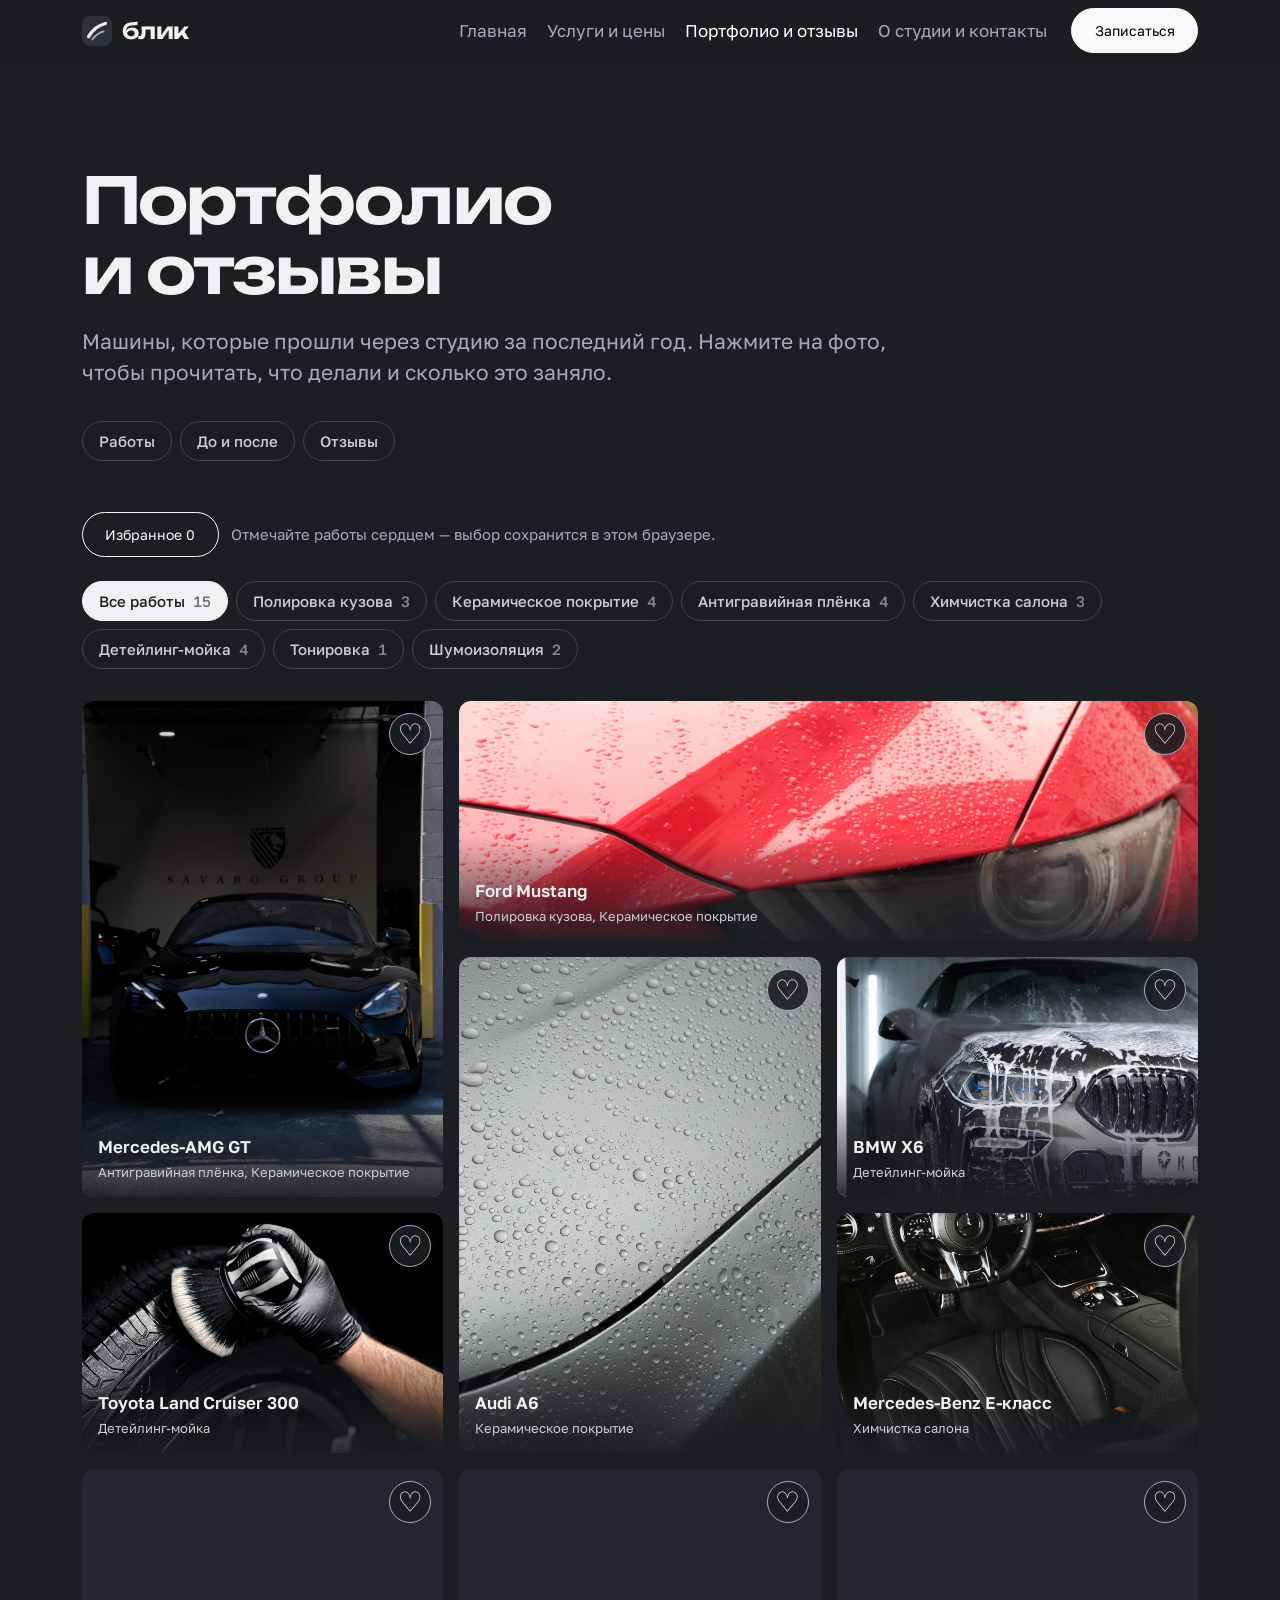
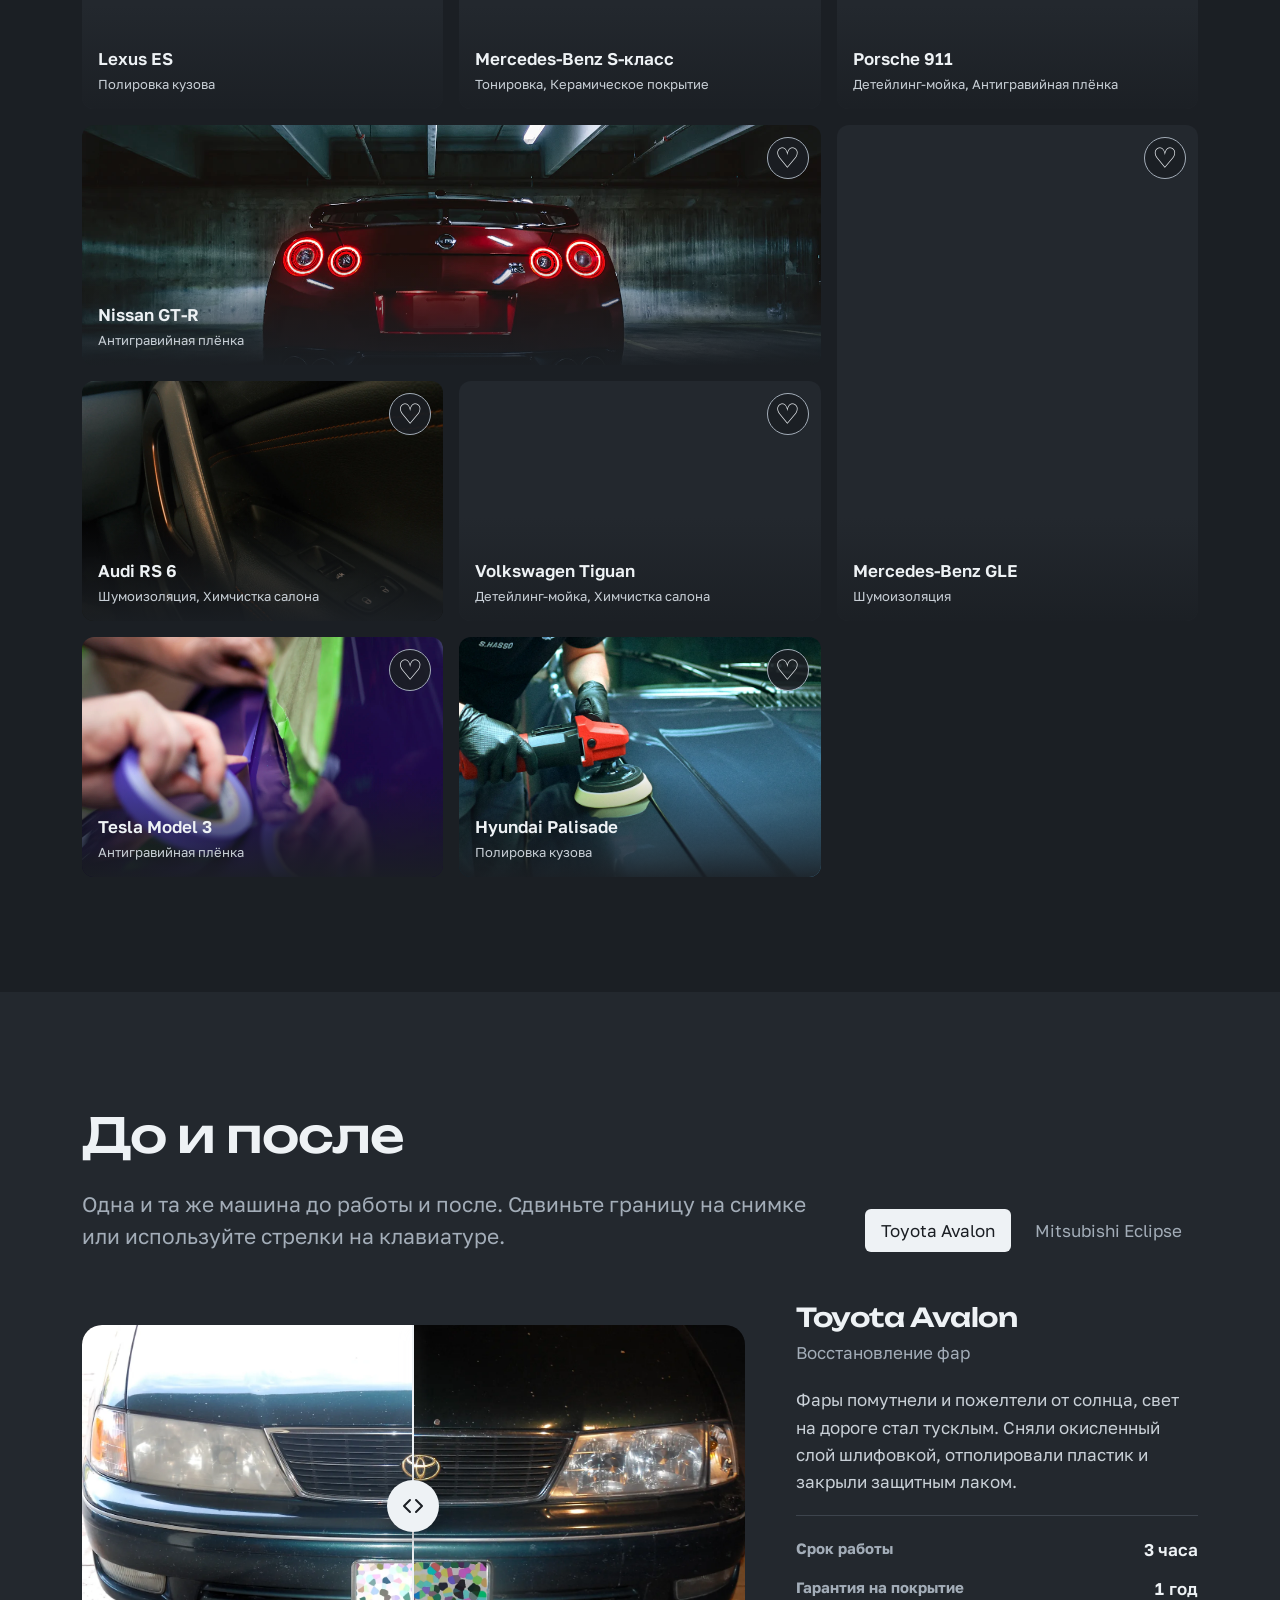
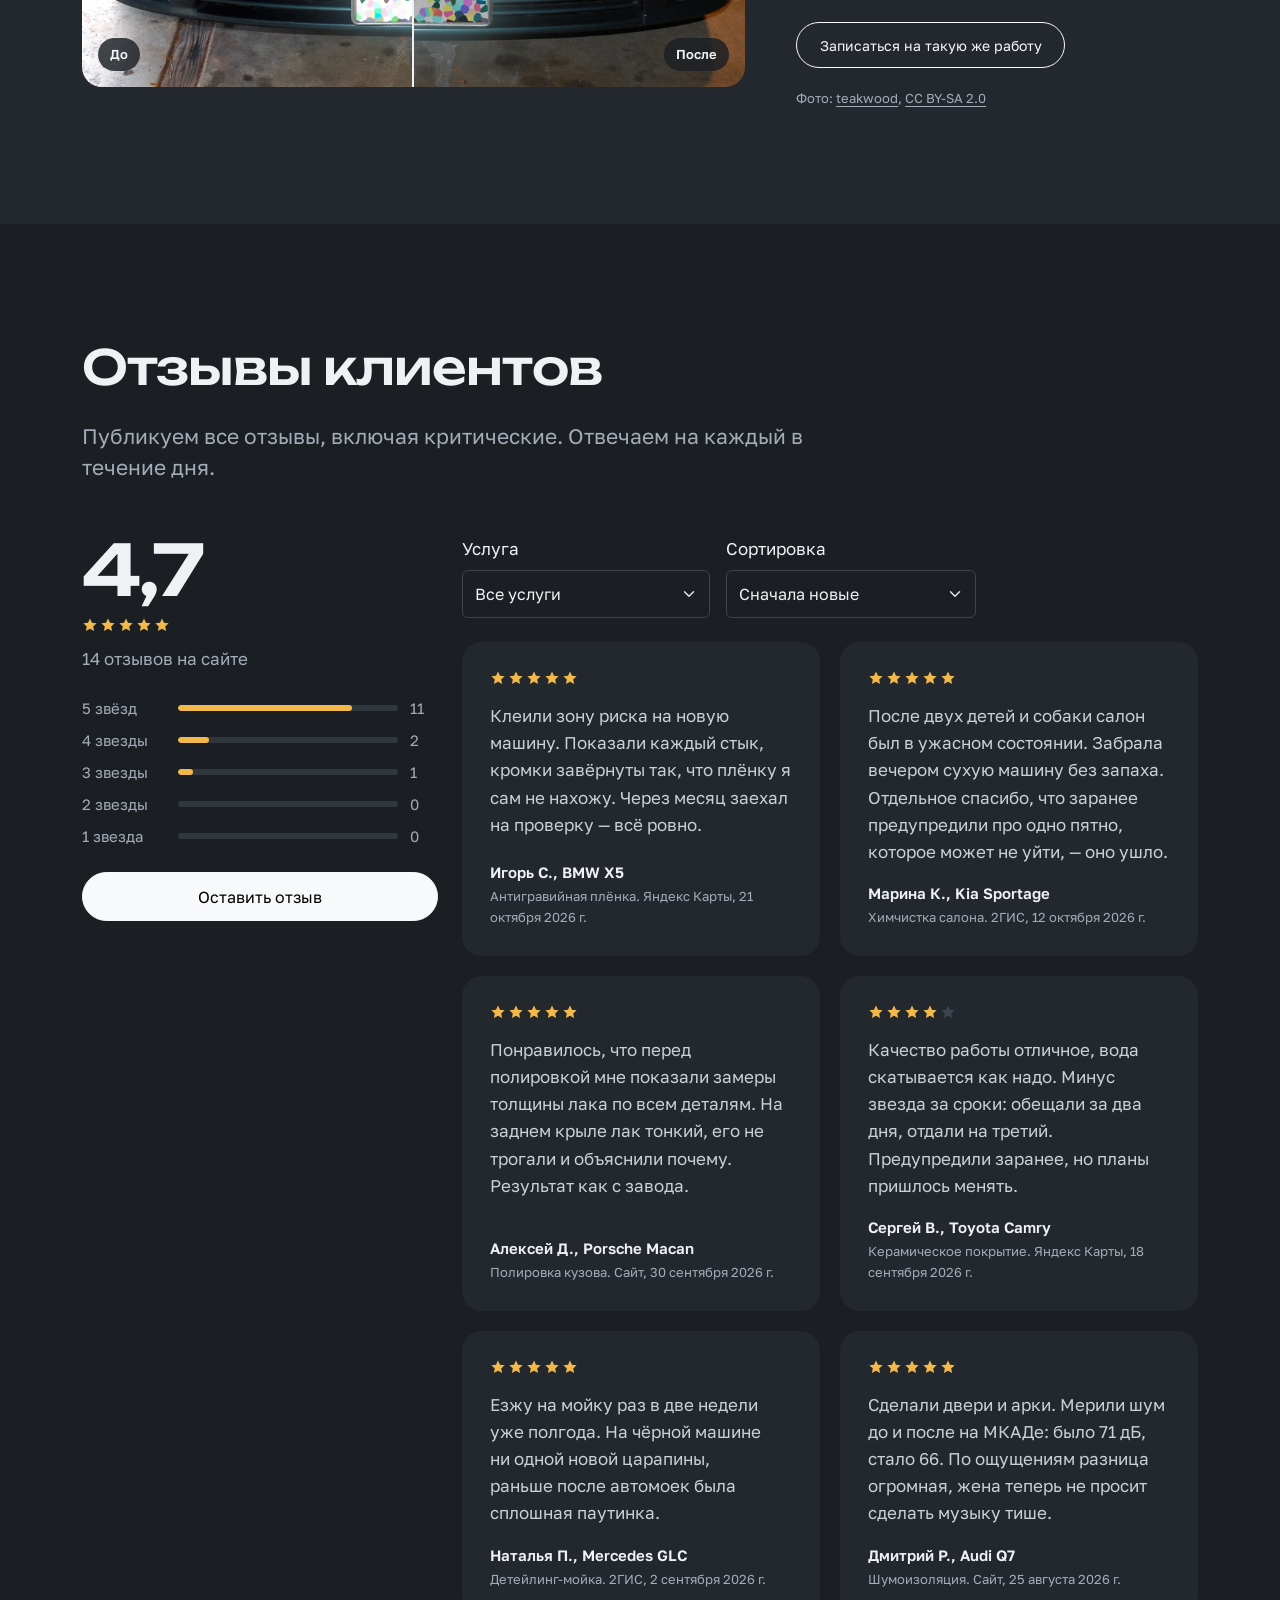
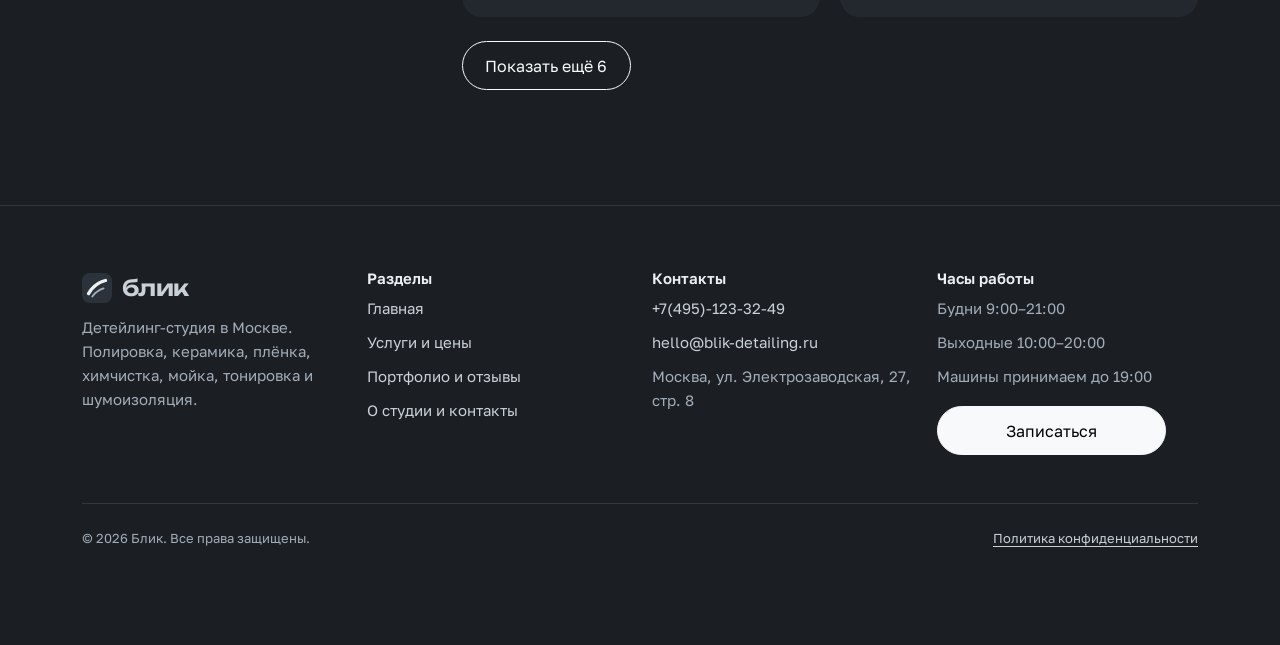
<file: portfolio.html>
<!doctype html>

<html
  data-bs-theme="dark"
  lang="ru"
>
  <head>
    <meta charset="utf-8" />
    <meta
      content="width=device-width, initial-scale=1"
      name="viewport"
    />
    <title>Портфолио и отзывы — детейлинг-студия Блик</title>
    <meta
      content="Работы студии Блик до и после: полировка, керамика, плёнка, химчистка. Отзывы клиентов с оценками."
      name="description"
    />
    <meta
      content="#1b1f24"
      name="theme-color"
    />
    <meta
      content="website"
      property="og:type"
    />
    <meta
      content="ru_RU"
      property="og:locale"
    />
    <meta
      content="Блик"
      property="og:site_name"
    />
    <meta
      content="Портфолио и отзывы — детейлинг-студия Блик"
      property="og:title"
    />
    <meta
      content="Работы студии Блик до и после: полировка, керамика, плёнка, химчистка. Отзывы клиентов с оценками."
      property="og:description"
    />
    <meta
      content="assets/img/hero.webp"
      property="og:image"
    />
    <link
      href="assets/img/favicon.svg"
      rel="icon"
      type="image/svg+xml"
    />
    <link
      href="https://fonts.googleapis.com"
      rel="preconnect"
    />
    <link
      crossorigin=""
      href="https://fonts.gstatic.com"
      rel="preconnect"
    />
    <link
      href="https://fonts.googleapis.com/css2?family=Golos+Text:wght@400;500;600&amp;family=Unbounded:wght@500;600&amp;display=swap"
      rel="stylesheet"
    />
    <link
      href="assets/vendor/bootstrap/bootstrap.min.css"
      rel="stylesheet"
    />
    <link
      href="assets/css/styles.css"
      rel="stylesheet"
    />
    <script
      defer=""
      src="assets/vendor/bootstrap/bootstrap.bundle.min.js"
    ></script>
    <script
      defer=""
      src="assets/js/data.js"
    ></script>
    <script
      defer=""
      src="assets/js/api.js"
    ></script>
    <script
      defer=""
      src="assets/js/ui.js"
    ></script>
    <script
      src="assets/js/experience.js"
      defer
    ></script>
    <script
      src="assets/js/stories.js"
      defer
    ></script>
    <script
      defer=""
      src="assets/js/portfolio.js"
    ></script>
  </head>
  <body data-page="portfolio">
    <a
      class="skip-link"
      href="#main"
      >Перейти к содержанию</a
    >
    <noscript
      ><p class="noscript">
        Списки услуг, работ и отзывов загружаются скриптом. Включите JavaScript или позвоните нам:
        +7(495)-123-32-49.
      </p></noscript
    >
    <header class="site-header navbar navbar-expand-xl sticky-top">
      <div class="container gap-3">
        <a
          class="logo navbar-brand me-auto"
          href="index.html"
          ><svg
            aria-hidden="true"
            viewbox="0 0 64 64"
          >
            <rect
              fill="#2c323a"
              height="64"
              rx="16"
              width="64"
            ></rect>
            <path
              d="M14 44c8-14 20-24 36-28"
              fill="none"
              stroke="#eef2f5"
              stroke-linecap="round"
              stroke-width="7"
            ></path>
            <path
              d="M22 50c6-8 14-14 24-17"
              fill="none"
              stroke="#a3adb8"
              stroke-linecap="round"
              stroke-width="4"
            ></path></svg
          ><span>блик</span></a
        >
        <nav
          aria-label="Основное меню"
          class="navbar-nav d-none d-xl-flex gap-1"
        >
          <a
            class="nav-link"
            href="index.html"
            >Главная</a
          >
          <a
            class="nav-link"
            href="services.html"
            >Услуги и цены</a
          >
          <a
            aria-current="page"
            class="nav-link active"
            href="portfolio.html"
            >Портфолио и отзывы</a
          >
          <a
            class="nav-link"
            href="about.html"
            >О студии и контакты</a
          >
        </nav>
        <a
          class="d-none d-xxl-block text-decoration-none text-nowrap"
          href="tel:+74951233249"
          >+7(495)-123-32-49</a
        >
        <a
          class="btn btn-light btn-sm d-none d-xl-inline-flex"
          data-booking=""
          href="about.html#request"
          >Записаться</a
        >
        <button
          aria-controls="mobile-menu"
          aria-label="Открыть меню"
          class="navbar-toggler"
          data-bs-target="#mobile-menu"
          data-bs-toggle="offcanvas"
          type="button"
        >
          <svg
            aria-hidden="true"
            fill="none"
            height="20"
            viewbox="0 0 20 20"
            width="20"
          >
            <path
              d="M3 6h14M3 14h14"
              stroke="currentColor"
              stroke-linecap="round"
              stroke-width="2"
            ></path>
          </svg>
        </button>
      </div>
    </header>
    <div
      aria-labelledby="mobile-menu-title"
      class="offcanvas offcanvas-end"
      id="mobile-menu"
      tabindex="-1"
    >
      <div class="offcanvas-header">
        <h2
          class="offcanvas-title h5"
          id="mobile-menu-title"
        >
          Меню
        </h2>
        <button
          aria-label="Закрыть меню"
          class="btn-close"
          data-bs-dismiss="offcanvas"
          type="button"
        ></button>
      </div>
      <div class="offcanvas-body d-flex flex-column gap-4">
        <nav
          aria-label="Меню"
          class="nav flex-column gap-2"
        >
          <a
            class="nav-link"
            href="index.html"
            >Главная</a
          >
          <a
            class="nav-link"
            href="services.html"
            >Услуги и цены</a
          >
          <a
            aria-current="page"
            class="nav-link active"
            href="portfolio.html"
            >Портфолио и отзывы</a
          >
          <a
            class="nav-link"
            href="about.html"
            >О студии и контакты</a
          >
        </nav>
        <div class="mobile-menu__contacts">
          <a
            class="contacts__big"
            href="tel:+74951233249"
            >+7(495)-123-32-49</a
          >
          <span class="muted">Ежедневно, будни 9:00–21:00, выходные 10:00–20:00</span>
          <a
            class="btn btn-light"
            data-booking=""
            href="about.html#request"
            >Записаться на осмотр</a
          >
        </div>
      </div>
    </div>
    <main id="main">
      <section
        aria-labelledby="page-title"
        class="page-hero"
      >
        <div class="container page-hero__inner">
          <h1
            class="page-hero__title"
            id="page-title"
          >
            Портфолио и отзывы
          </h1>
          <p class="lead">
            Машины, которые прошли через студию за последний год. Нажмите на фото, чтобы прочитать,
            что делали и сколько это заняло.
          </p>
          <nav
            aria-label="Разделы страницы"
            class="page-nav"
          >
            <a
              class="chip"
              href="#works"
              >Работы</a
            >
            <a
              class="chip"
              href="#before-after"
              >До и после</a
            >
            <a
              class="chip"
              href="#reviews"
              >Отзывы</a
            >
          </nav>
        </div>
      </section>
      <section
        aria-labelledby="works-title"
        class="section"
        id="works"
        style="padding-top: 0"
      >
        <div class="container">
          <h2
            class="visually-hidden"
            id="works-title"
          >
            Работы
          </h2>
          <div class="feature-actions mb-4">
            <button
              class="btn btn-outline-light btn-sm"
              type="button"
              id="favorites-filter"
              aria-pressed="false"
            >
              Избранное <span data-favorites-count>0</span>
            </button>
            <p
              class="muted small"
              id="favorites-note"
            >
              Отмечайте работы сердцем — выбор сохранится в этом браузере.
            </p>
          </div>
          <div
            aria-label="Фильтр по услуге"
            class="chips"
            id="gallery-filter"
            role="group"
          ></div>
          <p
            aria-live="polite"
            class="visually-hidden"
            id="gallery-status"
          ></p>
          <div
            class="gallery"
            id="gallery"
          >
            <div class="skeleton"></div>
            <div class="skeleton"></div>
            <div class="skeleton"></div>
            <div class="skeleton"></div>
          </div>
        </div>
      </section>
      <section
        aria-labelledby="ba-title"
        class="section section--surface"
        id="before-after"
      >
        <div class="container">
          <div class="section-head">
            <div class="section-head__text">
              <h2
                class="h2"
                id="ba-title"
              >
                До и после
              </h2>
              <p class="lead">
                Одна и та же машина до работы и после. Сдвиньте границу на снимке или используйте
                стрелки на клавиатуре.
              </p>
            </div>
            <div
              aria-label="Работы"
              class="nav nav-pills gap-2"
              id="ba-tabs"
              role="tablist"
            ></div>
          </div>
          <div
            id="ba-panel"
            role="tabpanel"
          >
            <div
              class="skeleton"
              style="aspect-ratio: 16 / 9"
            ></div>
          </div>
        </div>
      </section>
      <section
        aria-labelledby="reviews-title"
        class="section"
        id="reviews"
      >
        <div class="container">
          <div class="section-head">
            <div class="section-head__text">
              <h2
                class="h2"
                id="reviews-title"
              >
                Отзывы клиентов
              </h2>
              <p class="lead">
                Публикуем все отзывы, включая критические. Отвечаем на каждый в течение дня.
              </p>
            </div>
          </div>
          <div class="row g-4 align-items-start">
            <div class="col-12 col-lg-4">
              <aside
                aria-label="Сводка оценок"
                class="reviews-aside"
                id="reviews-summary"
              >
                <div
                  class="skeleton"
                  style="min-height: 280px"
                ></div>
              </aside>
            </div>
            <div class="col-12 col-lg-8">
              <div>
                <form
                  class="reviews-controls"
                  id="reviews-controls"
                >
                  <div class="field">
                    <label
                      class="form-label"
                      for="rv-service"
                      >Услуга</label
                    >
                    <select
                      class="form-select"
                      id="rv-service"
                      name="service"
                    >
                      <option value="">Все услуги</option>
                    </select>
                  </div>
                  <div class="field">
                    <label
                      class="form-label"
                      for="rv-sort"
                      >Сортировка</label
                    >
                    <select
                      class="form-select"
                      id="rv-sort"
                      name="sort"
                    >
                      <option value="new">Сначала новые</option>
                      <option value="high">Сначала высокие оценки</option>
                      <option value="low">Сначала низкие оценки</option>
                    </select>
                  </div>
                </form>
                <p
                  aria-live="polite"
                  class="visually-hidden"
                  id="reviews-status"
                ></p>
                <div
                  class="reviews-grid"
                  id="reviews-list"
                >
                  <div class="skeleton"></div>
                  <div class="skeleton"></div>
                </div>
                <div
                  class="reviews-more"
                  id="reviews-more"
                ></div>
              </div>
            </div>
          </div>
        </div>
      </section>
    </main>
    <footer class="site-footer">
      <div class="container">
        <div class="row row-cols-1 row-cols-sm-2 row-cols-lg-4 g-4">
          <div class="site-footer__col col">
            <a
              class="logo"
              href="index.html"
              ><svg
                aria-hidden="true"
                viewbox="0 0 64 64"
              >
                <rect
                  fill="#2c323a"
                  height="64"
                  rx="16"
                  width="64"
                ></rect>
                <path
                  d="M14 44c8-14 20-24 36-28"
                  fill="none"
                  stroke="#eef2f5"
                  stroke-linecap="round"
                  stroke-width="7"
                ></path>
                <path
                  d="M22 50c6-8 14-14 24-17"
                  fill="none"
                  stroke="#a3adb8"
                  stroke-linecap="round"
                  stroke-width="4"
                ></path></svg
              ><span>блик</span></a
            >
            <p>
              Детейлинг-студия в Москве. Полировка, керамика, плёнка, химчистка, мойка, тонировка и
              шумоизоляция.
            </p>
          </div>
          <div class="site-footer__col col">
            <h2 class="site-footer__title">Разделы</h2>
            <a href="index.html">Главная</a>
            <a href="services.html">Услуги и цены</a>
            <a href="portfolio.html">Портфолио и отзывы</a>
            <a href="about.html">О студии и контакты</a>
          </div>
          <div class="site-footer__col col">
            <h2 class="site-footer__title">Контакты</h2>
            <a href="tel:+74951233249">+7(495)-123-32-49</a>
            <a href="mailto:hello@blik-detailing.ru">hello@blik-detailing.ru</a>
            <address>Москва, ул. Электрозаводская, 27, стр. 8</address>
          </div>
          <div class="site-footer__col col">
            <h2 class="site-footer__title">Часы работы</h2>
            <p>Будни 9:00–21:00</p>
            <p>Выходные 10:00–20:00</p>
            <p>Машины принимаем до 19:00</p>
            <button
              class="btn btn-light mt-2 booking-button-compact"
              data-booking
              type="button"
            >
              Записаться
            </button>
          </div>
        </div>
        <div class="site-footer__bottom">
          <p>© <span data-year="">2026</span> Блик. Все права защищены.</p>
          <button
            class="link-btn"
            data-policy=""
            type="button"
          >
            Политика конфиденциальности
          </button>
        </div>
      </div>
    </footer>
    <button
      class="btn btn-light back-to-top"
      type="button"
      data-back-to-top
      aria-label="Плавно прокрутить страницу наверх"
      hidden
    >
      <span>Наверх</span>
    </button>
  </body>
</html>
</file>
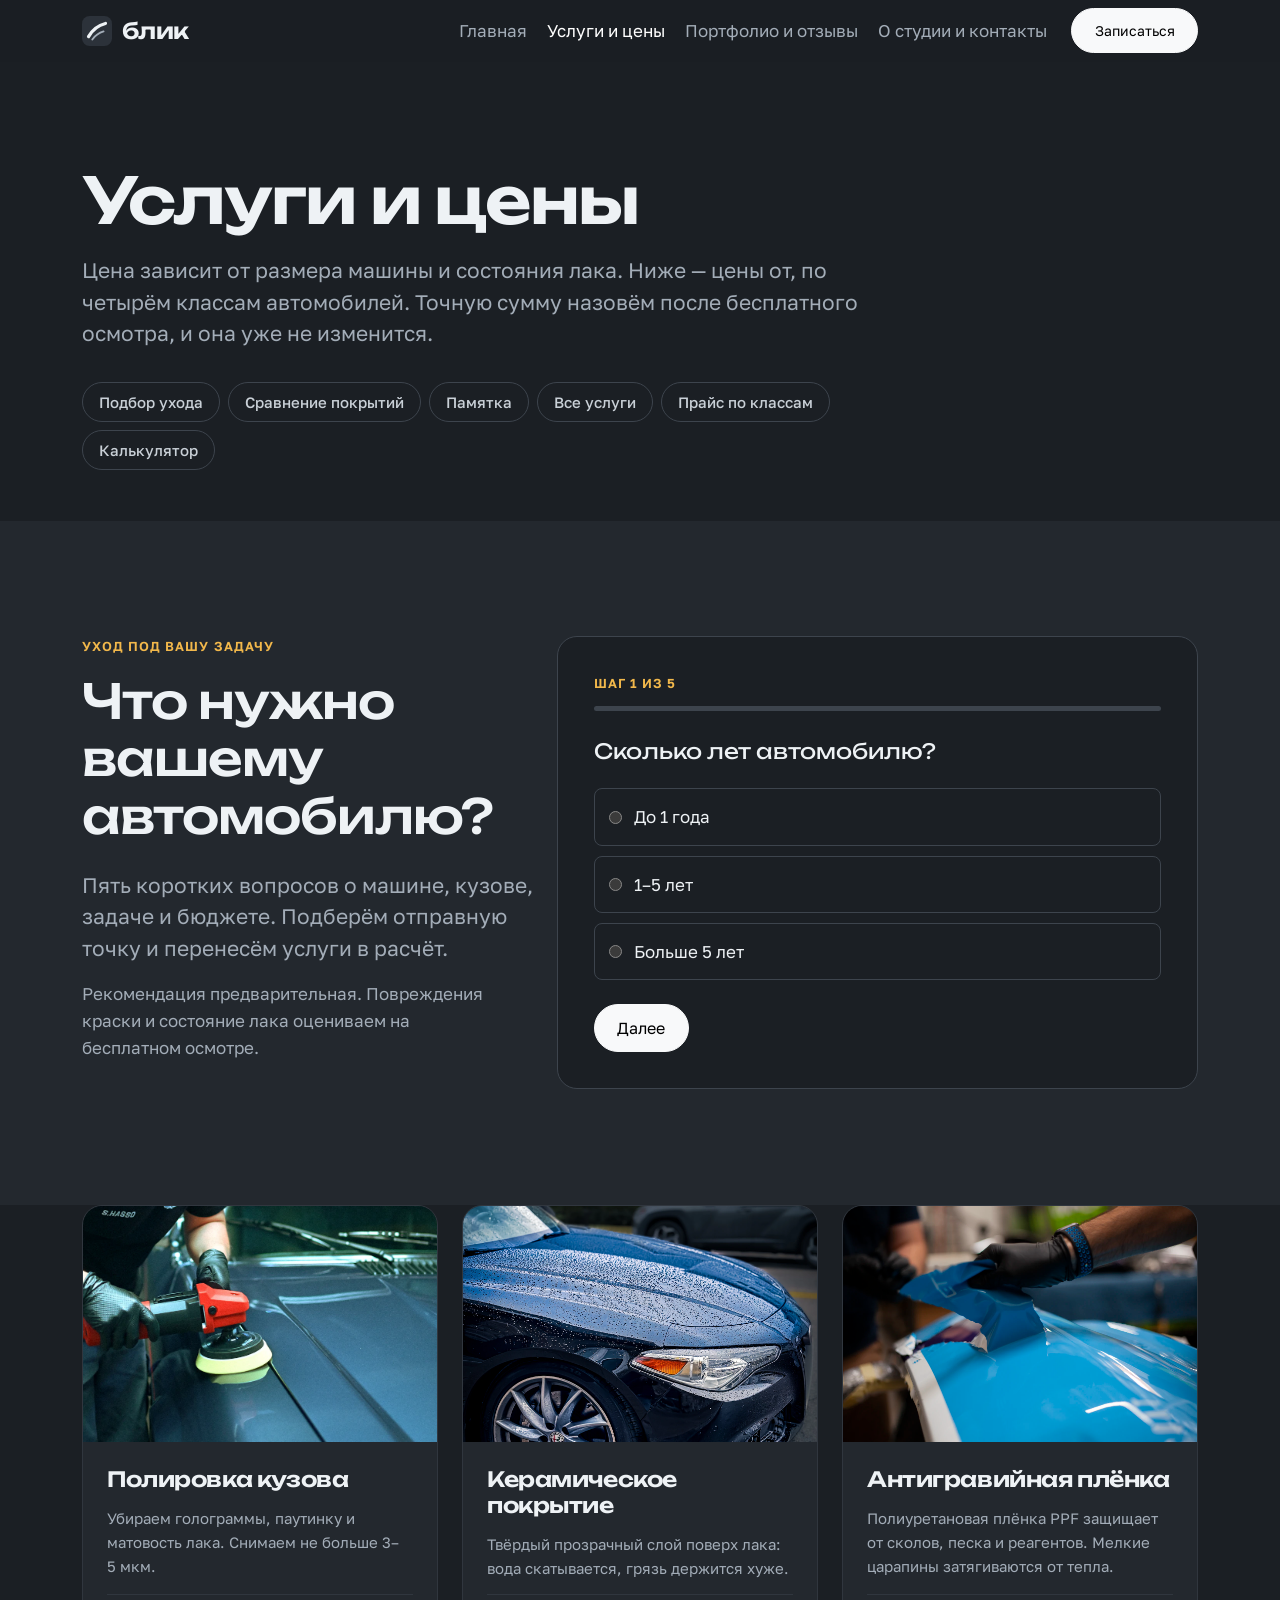
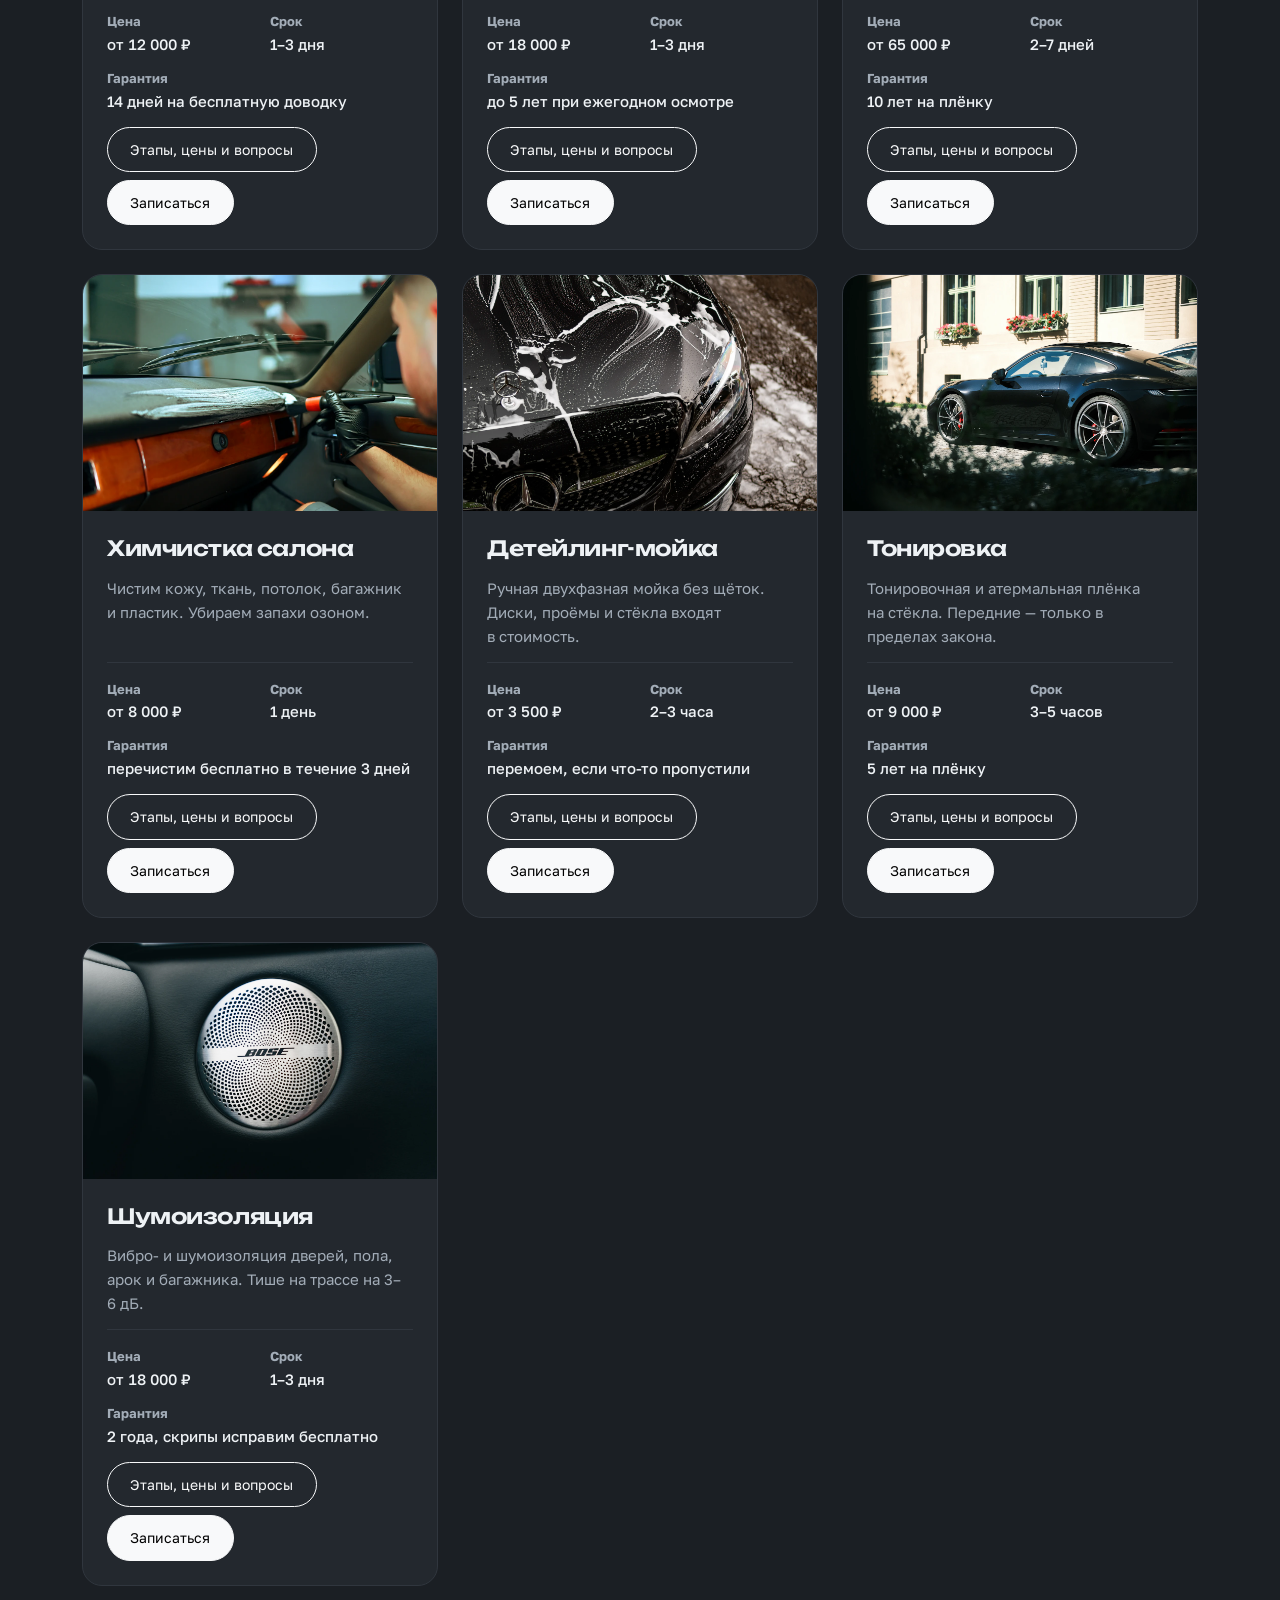
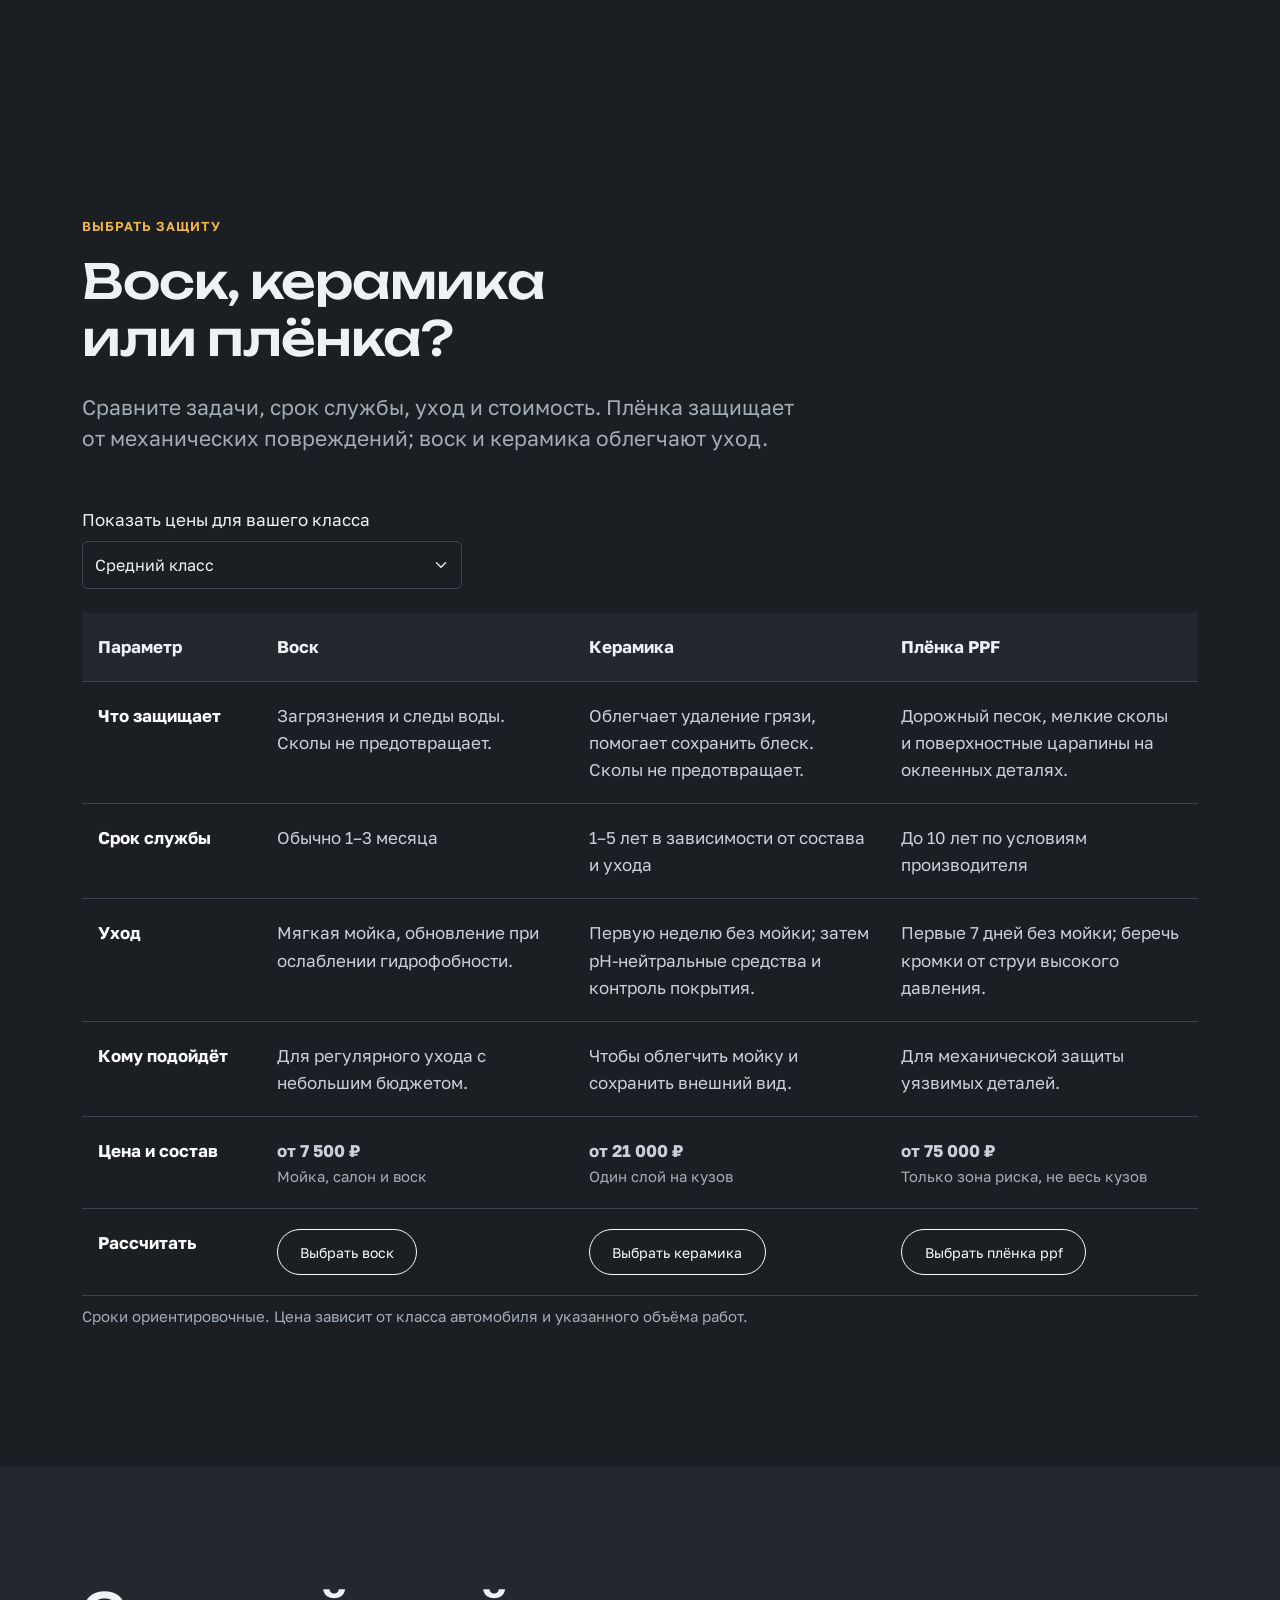
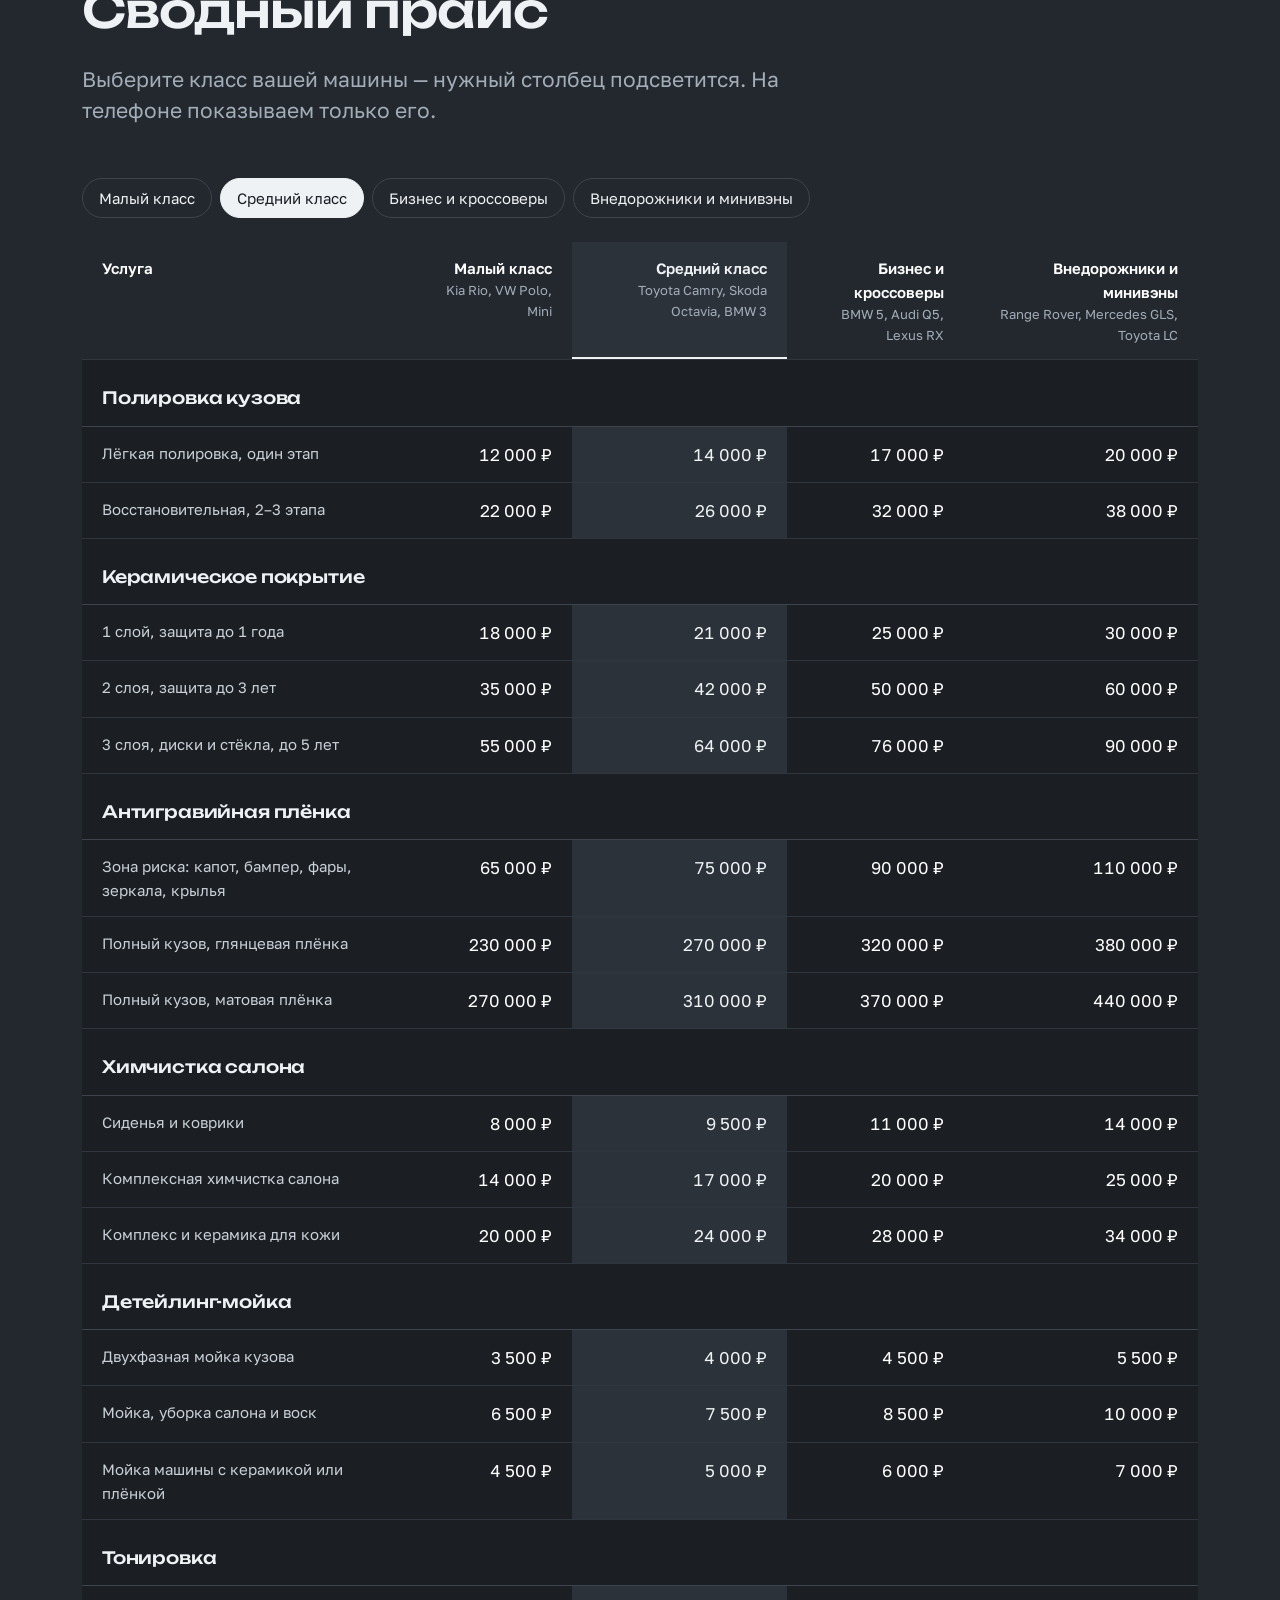
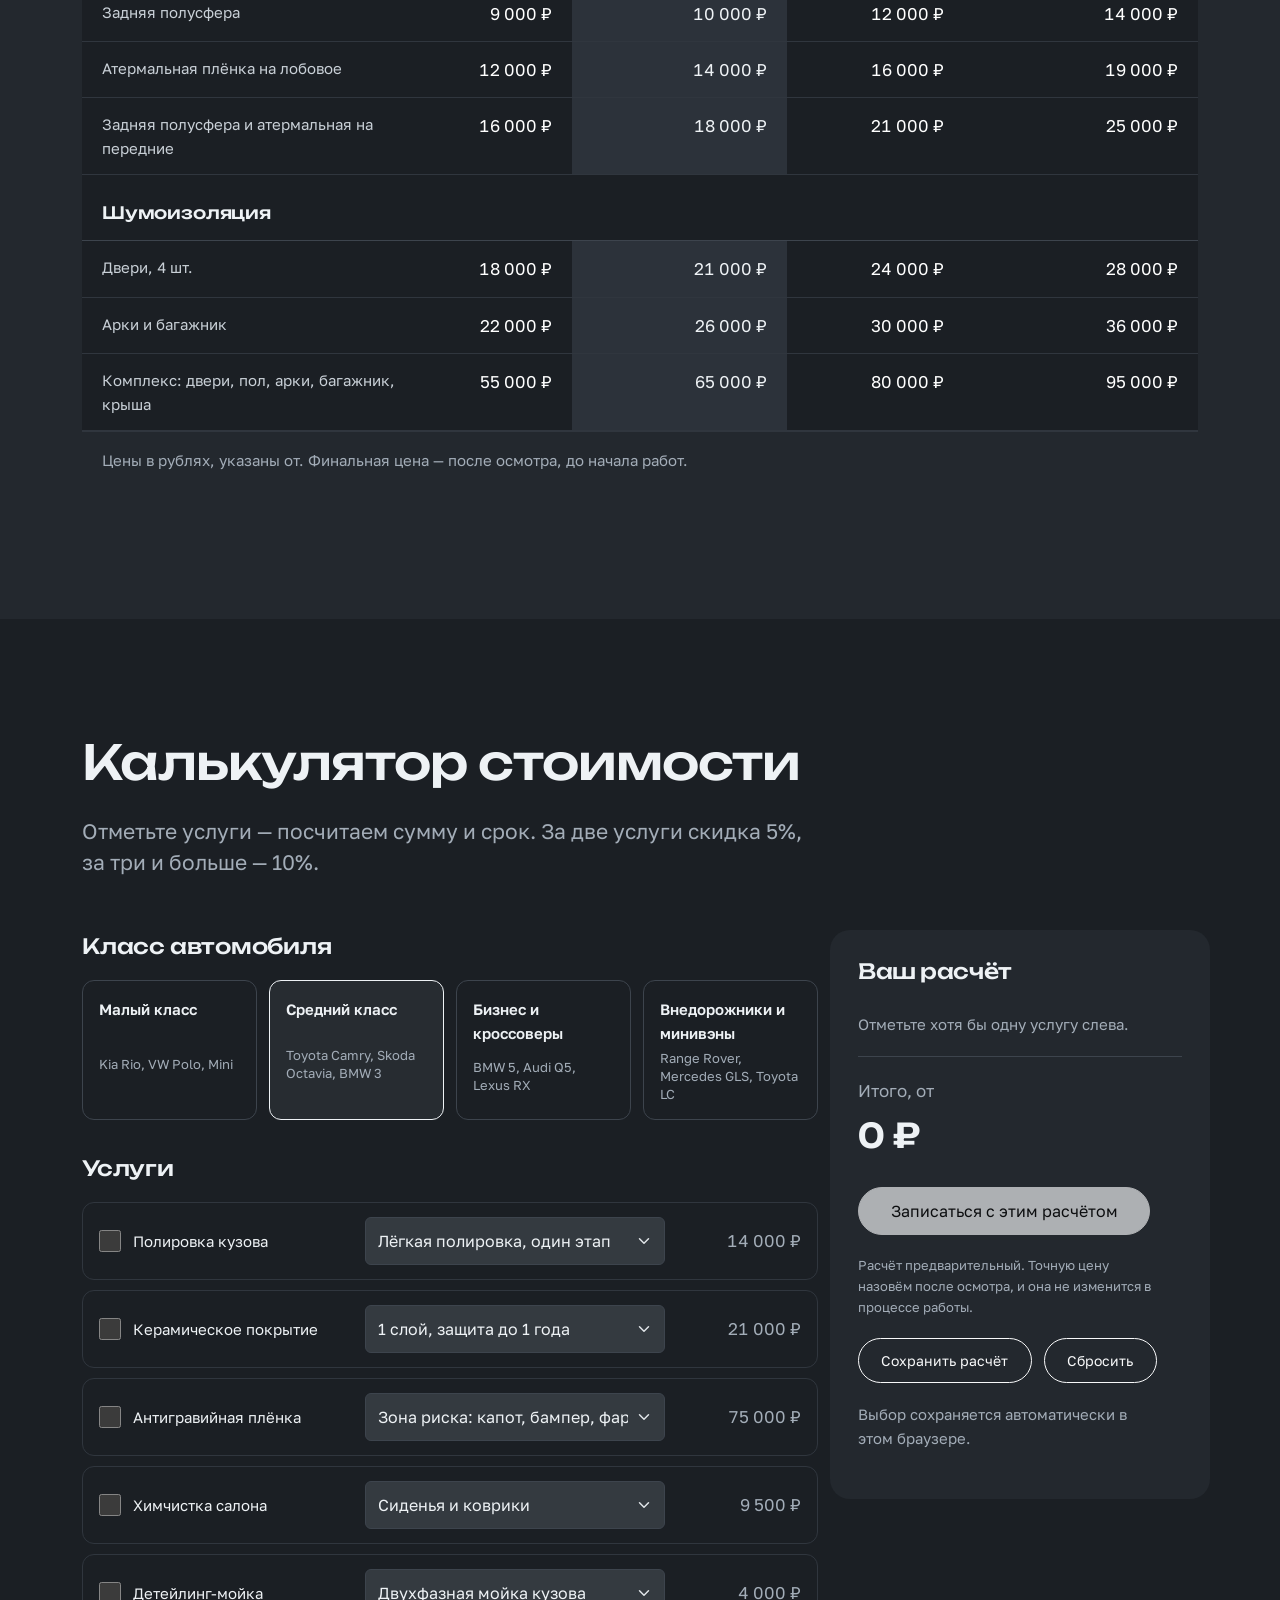
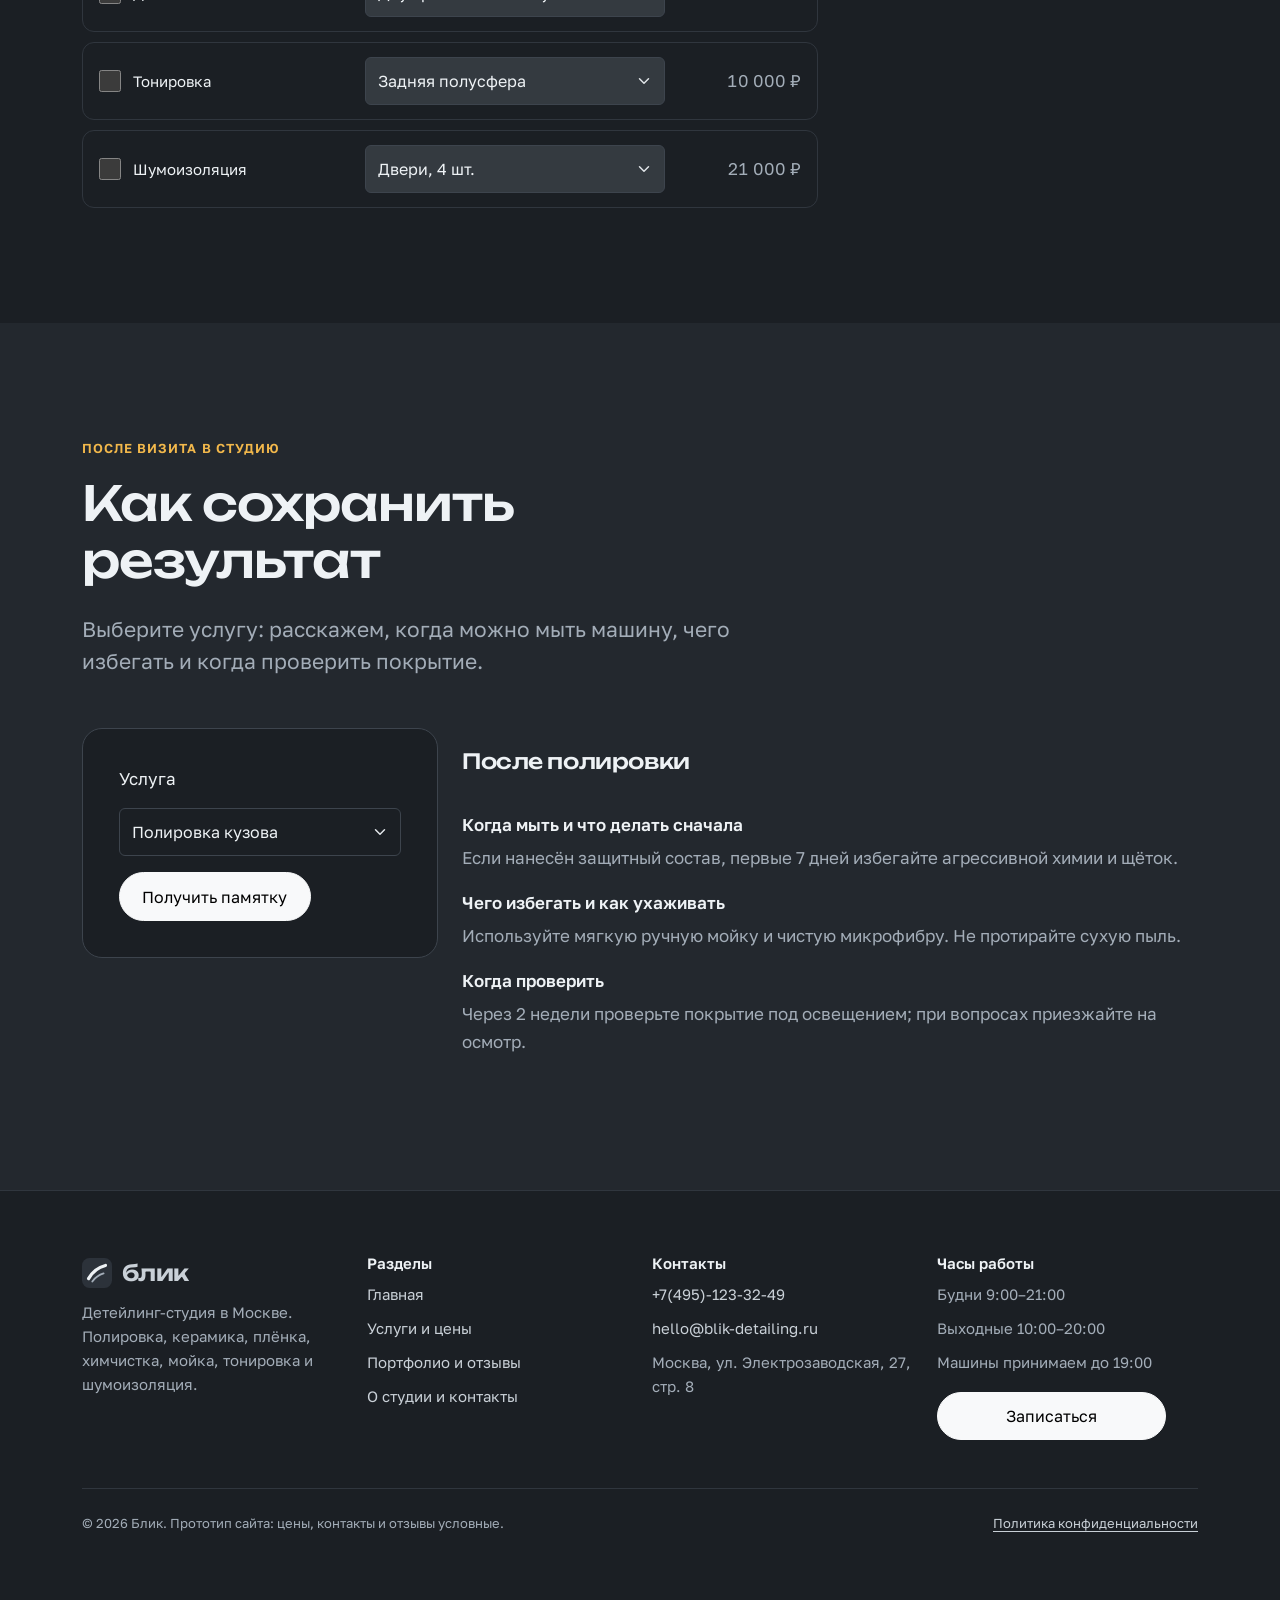
<file: services.html>
<!doctype html>

<html
  data-bs-theme="dark"
  lang="ru"
>
  <head>
    <meta charset="utf-8" />
    <meta
      content="width=device-width, initial-scale=1"
      name="viewport"
    />
    <title>Услуги и цены — детейлинг-студия Блик</title>
    <meta
      content="Цены на полировку, керамику, PPF, химчистку, мойку, тонировку и шумоизоляцию по классам автомобилей. Калькулятор стоимости."
      name="description"
    />
    <meta
      content="#1b1f24"
      name="theme-color"
    />
    <meta
      content="website"
      property="og:type"
    />
    <meta
      content="ru_RU"
      property="og:locale"
    />
    <meta
      content="Блик"
      property="og:site_name"
    />
    <meta
      content="Услуги и цены — детейлинг-студия Блик"
      property="og:title"
    />
    <meta
      content="Цены на полировку, керамику, PPF, химчистку, мойку, тонировку и шумоизоляцию по классам автомобилей. Калькулятор стоимости."
      property="og:description"
    />
    <meta
      content="assets/img/hero.webp"
      property="og:image"
    />
    <link
      href="assets/img/favicon.svg"
      rel="icon"
      type="image/svg+xml"
    />
    <link
      href="https://fonts.googleapis.com"
      rel="preconnect"
    />
    <link
      crossorigin=""
      href="https://fonts.gstatic.com"
      rel="preconnect"
    />
    <link
      href="https://fonts.googleapis.com/css2?family=Golos+Text:wght@400;500;600&amp;family=Unbounded:wght@500;600&amp;display=swap"
      rel="stylesheet"
    />
    <link
      href="assets/vendor/bootstrap/bootstrap.min.css"
      rel="stylesheet"
    />
    <link
      href="assets/css/styles.css"
      rel="stylesheet"
    />
    <script
      defer=""
      src="assets/vendor/bootstrap/bootstrap.bundle.min.js"
    ></script>
    <script
      defer=""
      src="assets/js/data.js"
    ></script>
    <script
      defer=""
      src="assets/js/api.js"
    ></script>
    <script
      defer=""
      src="assets/js/ui.js"
    ></script>
    <script
      src="assets/js/experience.js"
      defer
    ></script>
    <script
      defer=""
      src="assets/js/services.js"
    ></script>
  </head>
  <body data-page="services">
    <a
      class="skip-link"
      href="#main"
      >Перейти к содержанию</a
    >
    <noscript
      ><p class="noscript">
        Списки услуг, работ и отзывов загружаются скриптом. Включите JavaScript или позвоните нам:
        +7(495)-123-32-49.
      </p></noscript
    >
    <header class="site-header navbar navbar-expand-xl sticky-top">
      <div class="container gap-3">
        <a
          class="logo navbar-brand me-auto"
          href="index.html"
          ><svg
            aria-hidden="true"
            viewbox="0 0 64 64"
          >
            <rect
              fill="#2c323a"
              height="64"
              rx="16"
              width="64"
            ></rect>
            <path
              d="M14 44c8-14 20-24 36-28"
              fill="none"
              stroke="#eef2f5"
              stroke-linecap="round"
              stroke-width="7"
            ></path>
            <path
              d="M22 50c6-8 14-14 24-17"
              fill="none"
              stroke="#a3adb8"
              stroke-linecap="round"
              stroke-width="4"
            ></path></svg
          ><span>блик</span></a
        >
        <nav
          aria-label="Основное меню"
          class="navbar-nav d-none d-xl-flex gap-1"
        >
          <a
            class="nav-link"
            href="index.html"
            >Главная</a
          >
          <a
            aria-current="page"
            class="nav-link active"
            href="services.html"
            >Услуги и цены</a
          >
          <a
            class="nav-link"
            href="portfolio.html"
            >Портфолио и отзывы</a
          >
          <a
            class="nav-link"
            href="about.html"
            >О студии и контакты</a
          >
        </nav>
        <a
          class="d-none d-xxl-block text-decoration-none text-nowrap"
          href="tel:+74951233249"
          >+7(495)-123-32-49</a
        >
        <a
          class="btn btn-light btn-sm d-none d-xl-inline-flex"
          data-booking=""
          href="about.html#request"
          >Записаться</a
        >
        <button
          aria-controls="mobile-menu"
          aria-label="Открыть меню"
          class="navbar-toggler"
          data-bs-target="#mobile-menu"
          data-bs-toggle="offcanvas"
          type="button"
        >
          <svg
            aria-hidden="true"
            fill="none"
            height="20"
            viewbox="0 0 20 20"
            width="20"
          >
            <path
              d="M3 6h14M3 14h14"
              stroke="currentColor"
              stroke-linecap="round"
              stroke-width="2"
            ></path>
          </svg>
        </button>
      </div>
    </header>
    <div
      aria-labelledby="mobile-menu-title"
      class="offcanvas offcanvas-end"
      id="mobile-menu"
      tabindex="-1"
    >
      <div class="offcanvas-header">
        <h2
          class="offcanvas-title h5"
          id="mobile-menu-title"
        >
          Меню
        </h2>
        <button
          aria-label="Закрыть меню"
          class="btn-close"
          data-bs-dismiss="offcanvas"
          type="button"
        ></button>
      </div>
      <div class="offcanvas-body d-flex flex-column gap-4">
        <nav
          aria-label="Меню"
          class="nav flex-column gap-2"
        >
          <a
            class="nav-link"
            href="index.html"
            >Главная</a
          >
          <a
            aria-current="page"
            class="nav-link active"
            href="services.html"
            >Услуги и цены</a
          >
          <a
            class="nav-link"
            href="portfolio.html"
            >Портфолио и отзывы</a
          >
          <a
            class="nav-link"
            href="about.html"
            >О студии и контакты</a
          >
        </nav>
        <div class="mobile-menu__contacts">
          <a
            class="contacts__big"
            href="tel:+74951233249"
            >+7(495)-123-32-49</a
          >
          <span class="muted">Ежедневно, будни 9:00–21:00, выходные 10:00–20:00</span>
          <a
            class="btn btn-light"
            data-booking=""
            href="about.html#request"
            >Записаться на осмотр</a
          >
        </div>
      </div>
    </div>
    <main id="main">
      <section
        aria-labelledby="page-title"
        class="page-hero"
      >
        <div class="container page-hero__inner">
          <h1
            class="page-hero__title"
            id="page-title"
          >
            Услуги и цены
          </h1>
          <p class="lead">
            Цена зависит от размера машины и состояния лака. Ниже — цены от, по четырём классам
            автомобилей. Точную сумму назовём после бесплатного осмотра, и она уже не изменится.
          </p>
          <nav
            aria-label="Разделы страницы"
            class="page-nav"
          >
            <a
              class="chip"
              href="#care-quiz"
              >Подбор ухода</a
            ><a
              class="chip"
              href="#protection"
              >Сравнение покрытий</a
            ><a
              class="chip"
              href="#care-guide"
              >Памятка</a
            >
            <a
              class="chip"
              href="#all-services"
              >Все услуги</a
            >
            <a
              class="chip"
              href="#prices"
              >Прайс по классам</a
            >
            <a
              class="chip"
              href="#calculator"
              >Калькулятор</a
            >
          </nav>
        </div>
      </section>
      <section
        class="section section--surface"
        id="care-quiz"
        aria-labelledby="care-quiz-title"
      >
        <div class="container">
          <div class="row g-4 align-items-start">
            <div class="col-12 col-lg-5 section-head__text">
              <p class="eyebrow">Уход под вашу задачу</p>
              <h2
                class="h2"
                id="care-quiz-title"
              >
                Что нужно вашему автомобилю?
              </h2>
              <p class="lead">
                Пять коротких вопросов о машине, кузове, задаче и бюджете. Подберём отправную точку
                и перенесём услуги в расчёт.
              </p>
              <p class="muted">
                Рекомендация предварительная. Повреждения краски и состояние лака оцениваем на
                бесплатном осмотре.
              </p>
            </div>
            <div class="col-12 col-lg-7">
              <div
                class="feature-panel"
                data-care-quiz
                aria-label="Подбор ухода"
              >
                <p class="muted">Загружаем вопросы…</p>
              </div>
            </div>
          </div>
        </div>
      </section>

      <section
        aria-labelledby="all-title"
        class="section"
        id="all-services"
        style="padding-top: 0"
      >
        <div class="container">
          <h2
            class="visually-hidden"
            id="all-title"
          >
            Все услуги
          </h2>
          <div
            class="row row-cols-1 row-cols-md-2 row-cols-xl-3 g-4"
            id="svc-grid"
          >
            <div
              class="skeleton"
              style="min-height: 520px"
            ></div>
            <div
              class="skeleton"
              style="min-height: 520px"
            ></div>
            <div
              class="skeleton"
              style="min-height: 520px"
            ></div>
          </div>
        </div>
      </section>

      <section
        class="section"
        id="protection"
        aria-labelledby="protection-title"
      >
        <div class="container">
          <div class="section-head">
            <div class="section-head__text">
              <p class="eyebrow">Выбрать защиту</p>
              <h2
                class="h2"
                id="protection-title"
              >
                Воск, керамика или плёнка?
              </h2>
              <p class="lead">
                Сравните задачи, срок службы, уход и стоимость. Плёнка защищает от механических
                повреждений; воск и керамика облегчают уход.
              </p>
            </div>
          </div>
          <div id="protection-comparison"><p class="muted">Загружаем сравнение…</p></div>
        </div>
      </section>
      <section
        aria-labelledby="prices-title"
        class="section section--surface"
        id="prices"
      >
        <div class="container">
          <div class="section-head">
            <div class="section-head__text">
              <h2
                class="h2"
                id="prices-title"
              >
                Сводный прайс
              </h2>
              <p class="lead">
                Выберите класс вашей машины — нужный столбец подсветится. На телефоне показываем
                только его.
              </p>
            </div>
          </div>
          <div class="class-picker">
            <div
              aria-label="Класс автомобиля"
              class="nav nav-pills gap-2"
              id="price-classes"
              role="radiogroup"
            ></div>
          </div>
          <div
            aria-labelledby="prices-title"
            class="table-responsive"
            id="price-wrap"
            role="region"
            tabindex="0"
          >
            <div
              class="skeleton"
              style="min-height: 480px; border-radius: 0"
            ></div>
          </div>
        </div>
      </section>
      <section
        aria-labelledby="calc-title"
        class="section"
        id="calculator"
      >
        <div class="container">
          <div class="section-head">
            <div class="section-head__text">
              <h2
                class="h2"
                id="calc-title"
              >
                Калькулятор стоимости
              </h2>
              <p class="lead">
                Отметьте услуги — посчитаем сумму и срок. За две услуги скидка 5%, за три и больше —
                10%.
              </p>
            </div>
          </div>
          <div
            class="row g-4 align-items-start"
            id="calc"
          >
            <div
              class="skeleton"
              style="min-height: 640px"
            ></div>
            <div
              class="skeleton"
              style="min-height: 360px"
            ></div>
          </div>
        </div>
      </section>

      <section
        class="section section--surface"
        id="care-guide"
        aria-labelledby="care-guide-title"
      >
        <div class="container">
          <div class="section-head">
            <div class="section-head__text">
              <p class="eyebrow">После визита в студию</p>
              <h2
                class="h2"
                id="care-guide-title"
              >
                Как сохранить результат
              </h2>
              <p class="lead">
                Выберите услугу: расскажем, когда можно мыть машину, чего избегать и когда проверить
                покрытие.
              </p>
            </div>
          </div>
          <div class="row g-4">
            <div class="col-12 col-lg-4">
              <form
                id="care-picker"
                class="feature-panel care-picker"
              >
                <p class="muted">Загружаем рекомендации…</p>
              </form>
            </div>
            <div
              class="col-12 col-lg-8"
              id="care-preview"
            ></div>
          </div>
        </div>
      </section>
    </main>
    <footer class="site-footer">
      <div class="container">
        <div class="row row-cols-1 row-cols-sm-2 row-cols-lg-4 g-4">
          <div class="site-footer__col col">
            <a
              class="logo"
              href="index.html"
              ><svg
                aria-hidden="true"
                viewbox="0 0 64 64"
              >
                <rect
                  fill="#2c323a"
                  height="64"
                  rx="16"
                  width="64"
                ></rect>
                <path
                  d="M14 44c8-14 20-24 36-28"
                  fill="none"
                  stroke="#eef2f5"
                  stroke-linecap="round"
                  stroke-width="7"
                ></path>
                <path
                  d="M22 50c6-8 14-14 24-17"
                  fill="none"
                  stroke="#a3adb8"
                  stroke-linecap="round"
                  stroke-width="4"
                ></path></svg
              ><span>блик</span></a
            >
            <p>
              Детейлинг-студия в Москве. Полировка, керамика, плёнка, химчистка, мойка, тонировка и
              шумоизоляция.
            </p>
          </div>
          <div class="site-footer__col col">
            <h2 class="site-footer__title">Разделы</h2>
            <a href="index.html">Главная</a>
            <a href="services.html">Услуги и цены</a>
            <a href="portfolio.html">Портфолио и отзывы</a>
            <a href="about.html">О студии и контакты</a>
          </div>
          <div class="site-footer__col col">
            <h2 class="site-footer__title">Контакты</h2>
            <a href="tel:+74951233249">+7(495)-123-32-49</a>
            <a href="mailto:hello@blik-detailing.ru">hello@blik-detailing.ru</a>
            <address>Москва, ул. Электрозаводская, 27, стр. 8</address>
          </div>
          <div class="site-footer__col col">
            <h2 class="site-footer__title">Часы работы</h2>
            <p>Будни 9:00–21:00</p>
            <p>Выходные 10:00–20:00</p>
            <p>Машины принимаем до 19:00</p>
            <button
              class="btn btn-light mt-2 booking-button-compact"
              data-booking
              type="button"
            >
              Записаться
            </button>
          </div>
        </div>
        <div class="site-footer__bottom">
          <p>
            © <span data-year="">2026</span> Блик. Прототип сайта: цены, контакты и отзывы
            условные.
          </p>
          <button
            class="link-btn"
            data-policy=""
            type="button"
          >
            Политика конфиденциальности
          </button>
        </div>
      </div>
    </footer>
    <button
      class="btn btn-light back-to-top"
      type="button"
      data-back-to-top
      aria-label="Плавно прокрутить страницу наверх"
      hidden
    >
      <span>Наверх</span>
    </button>
  </body>
</html>
</file>
<file: assets/css/styles.css>
/* =========================================================
   Блик — детейлинг-студия. Прототип.
   Концепция: кузов под лампой осмотра. Графит — это лак,
   светлый цвет — свет лампы. Янтарь только для оценок и фокуса.
   ========================================================= */

:root {
  --c-bg: #1b1f24;
  --c-surface: #23282e;
  --c-raised: #2c323a;
  --c-edge: #3d444d;
  --c-edge-soft: #30363e;
  --c-text: #eef2f5;
  --c-soft: #c9d0d7;
  --c-muted: #a3adb8;
  --c-amber: #f2b84b;
  --c-ok: #7fd1a8;
  --c-error: #ff9a8a;

  --f-display: 'Unbounded', 'Arial Black', system-ui, sans-serif;
  --f-body: 'Golos Text', system-ui, -apple-system, 'Segoe UI', sans-serif;

  /* Шкала по Брингхерсту: 13 / 15 / 17 / 21 / 26 / 34 / 48 / 84 */
  --fs-xs: 0.8125rem;
  --fs-s: 0.9375rem;
  --fs-base: 1.0625rem;
  --fs-m: 1.3125rem;
  --fs-l: 1.625rem;
  --fs-xl: clamp(1.75rem, 1.3rem + 1.4vw, 2.125rem);
  --fs-2xl: clamp(2rem, 1.3rem + 2.4vw, 3rem);
  --fs-hero: clamp(2.25rem, 1rem + 5.2vw, 5.25rem);

  --r-s: 8px;
  --r-m: 12px;
  --r-l: 20px;
  --r-pill: 999px;

  --gutter: clamp(16px, 4vw, 40px);
  --max: 1280px;
  --sec: clamp(72px, 9vw, 128px);
  --header-h: 72px;

  --ease-out: cubic-bezier(0.2, 0.8, 0.2, 1);
  color-scheme: dark;
}

/* ---------- База ---------- */
*,
*::before,
*::after {
  box-sizing: border-box;
}

html {
  -webkit-text-size-adjust: 100%;
  text-size-adjust: 100%;
  scroll-behavior: smooth;
  scroll-padding-top: calc(var(--header-h) + 16px);
}

body {
  margin: 0;
  min-height: 100vh;
  background: var(--c-bg);
  color: var(--c-text);
  font-family: var(--f-body);
  font-size: var(--fs-base);
  line-height: 1.6;
  -webkit-font-smoothing: antialiased;
  overflow-x: hidden;
}

img,
svg,
iframe {
  display: block;
  max-width: 100%;
}

img {
  height: auto;
}

h1,
h2,
h3,
h4 {
  margin: 0;
  font-family: var(--f-display);
  font-weight: 600;
  line-height: 1.1;
  letter-spacing: -0.02em;
  text-wrap: balance;
}

p {
  margin: 0;
  text-wrap: pretty;
}

a {
  color: inherit;
  text-decoration-thickness: 1px;
  text-underline-offset: 0.2em;
}

button,
input,
select,
textarea {
  font: inherit;
  color: inherit;
}

button {
  cursor: pointer;
}

:focus-visible {
  outline: 2px solid var(--c-amber);
  outline-offset: 3px;
}

ul[class],
ol[class] {
  margin: 0;
  padding: 0;
  list-style: none;
}

address {
  font-style: normal;
}

dl,
dd {
  margin: 0;
}

.skip-link {
  position: absolute;
  left: 16px;
  top: -100px;
  z-index: 100;
  padding: 12px 18px;
  border-radius: var(--r-s);
  background: var(--c-text);
  color: var(--c-bg);
  font-weight: 600;
}

.skip-link:focus {
  top: 12px;
}

.section {
  padding-block: var(--sec);
}

.section--surface {
  background: var(--c-surface);
}

.section-head {
  display: flex;
  flex-wrap: wrap;
  align-items: end;
  justify-content: space-between;
  gap: 20px 40px;
  margin-bottom: clamp(32px, 4vw, 56px);
}

.section-head__text {
  display: grid;
  gap: 16px;
  max-width: 46rem;
}

.h2 {
  font-size: var(--fs-2xl);
}

.h3 {
  font-size: var(--fs-m);
  line-height: 1.25;
}

.lead {
  color: var(--c-muted);
  font-size: var(--fs-m);
  line-height: 1.5;
  max-width: 56ch;
}

.muted {
  color: var(--c-muted);
}

.text-link {
  color: var(--c-text);
  font-weight: 500;
  text-decoration: underline;
  text-decoration-color: var(--c-edge);
}

.text-link:hover {
  text-decoration-color: currentColor;
}

/* ---------- Шапка ---------- */
.site-header {
  position: sticky;
  top: 0;
  z-index: 50;
  background: rgb(27 31 36 / 0.86);
  -webkit-backdrop-filter: blur(14px);
  backdrop-filter: blur(14px);
  border-bottom: 1px solid transparent;
  transition: border-color 0.2s;
}

.site-header.is-scrolled {
  border-bottom-color: var(--c-edge-soft);
}

.logo {
  display: inline-flex;
  align-items: center;
  gap: 10px;
  color: var(--c-text);
  text-decoration: none;
  font-family: var(--f-display);
  font-size: 1.375rem;
  font-weight: 600;
  letter-spacing: -0.03em;
}

.logo svg {
  width: 30px;
  height: 30px;
}

.mobile-menu__contacts {
  display: grid;
  gap: 12px;
}

/* ---------- Hero с лампой осмотра ---------- */
.hero {
  position: relative;
  isolation: isolate;
  display: grid;
  align-items: end;
  min-height: min(calc(100svh - var(--header-h)), 860px);
  overflow: hidden;
}

.hero__media {
  position: absolute;
  inset: 0;
  z-index: -1;
}

.hero__img {
  position: absolute;
  inset: 0;
  width: 100%;
  height: 100%;
  object-fit: cover;
  object-position: 68% 50%;
}

.hero__img--dull {
  filter: grayscale(0.65) brightness(0.5) contrast(0.78);
}

.hero__swirl {
  position: absolute;
  inset: 0;
  background: url('../img/swirl.svg') center / cover;
  mix-blend-mode: screen;
  opacity: 0.32;
}

.hero__img--gloss {
  filter: contrast(1.08) saturate(1.12) brightness(1.1);
  -webkit-mask-image: radial-gradient(
    ellipse var(--lw, 30%) var(--lh, 75%) at var(--lx, 68%) var(--ly, 45%),
    #000 0%,
    rgb(0 0 0 / 0.8) 38%,
    transparent 72%
  );
  mask-image: radial-gradient(
    ellipse var(--lw, 30%) var(--lh, 75%) at var(--lx, 68%) var(--ly, 45%),
    #000 0%,
    rgb(0 0 0 / 0.8) 38%,
    transparent 72%
  );
}

.hero__shade {
  position: absolute;
  inset: 0;
  background:
    linear-gradient(90deg, rgb(27 31 36 / 0.94) 0%, rgb(27 31 36 / 0.7) 34%, rgb(27 31 36 / 0) 66%),
    linear-gradient(0deg, var(--c-bg) 0%, rgb(27 31 36 / 0) 34%);
}

.hero__content {
  display: grid;
  gap: 28px;
  padding-block: clamp(120px, 16vh, 180px) clamp(40px, 6vh, 72px);
}

.hero__title {
  max-width: 11ch;
  font-size: var(--fs-hero);
  line-height: 1.02;
  letter-spacing: -0.035em;
}

.hero__lead {
  max-width: 50ch;
  color: var(--c-soft);
  font-size: var(--fs-m);
  line-height: 1.5;
}

.hero__actions {
  display: flex;
  flex-wrap: wrap;
  gap: 12px;
}

.hero__facts {
  display: grid;
  grid-template-columns: repeat(3, minmax(0, 1fr));
  gap: 24px;
  max-width: 900px;
  margin-top: 16px;
  padding-top: 24px;
  border-top: 1px solid rgb(238 242 245 / 0.16);
}

.hero__fact {
  display: grid;
  gap: 4px;
  font-size: var(--fs-s);
  color: var(--c-muted);
}

.hero__fact strong {
  color: var(--c-text);
  font-weight: 600;
}

.hero__hint {
  display: none;
  position: absolute;
  right: var(--gutter);
  bottom: 32px;
  max-width: 22ch;
  color: var(--c-muted);
  font-size: var(--fs-xs);
  text-align: right;
}

@media (hover: hover) and (pointer: fine) {
  .hero__hint {
    display: block;
  }
}

@media (max-width: 1100px) {
  .hero__hint {
    display: none;
  }
}

@media (max-width: 700px) {
  .hero {
    align-items: end;
    min-height: auto;
  }
  .hero__img {
    object-position: 72% 30%;
  }
  .hero__shade {
    background: linear-gradient(
      0deg,
      var(--c-bg) 8%,
      rgb(27 31 36 / 0.82) 55%,
      rgb(27 31 36 / 0.3) 100%
    );
  }
  .hero__content {
    padding-top: 220px;
  }
  .hero__facts {
    grid-template-columns: minmax(0, 1fr);
    gap: 14px;
  }
  .hero__actions .btn {
    flex: 1 1 100%;
  }
}

/* ---------- Превью услуг на главной ---------- */
.svc-preview {
  display: grid;
  grid-template-columns: minmax(0, 1.15fr) minmax(0, 1fr);
  gap: 24px;
}

.svc-feature {
  position: relative;
  display: grid;
  align-content: end;
  min-height: 560px;
  padding: 32px;
  border-radius: var(--r-l);
  overflow: hidden;
  isolation: isolate;
  color: var(--c-text);
  text-decoration: none;
}

.svc-feature img {
  position: absolute;
  inset: 0;
  z-index: -2;
  width: 100%;
  height: 100%;
  object-fit: cover;
  transition: transform 0.6s var(--ease-out);
}

.svc-feature::before {
  content: '';
  position: absolute;
  inset: 0;
  z-index: -1;
  background: linear-gradient(0deg, rgb(27 31 36 / 0.95) 0%, rgb(27 31 36 / 0.2) 60%);
}

.svc-feature:hover img {
  transform: scale(1.03);
}

.svc-feature__body {
  display: grid;
  gap: 12px;
  max-width: 34rem;
}

.svc-feature__title {
  font-family: var(--f-display);
  font-size: var(--fs-xl);
  font-weight: 600;
  letter-spacing: -0.02em;
  line-height: 1.1;
}

.svc-list {
  display: grid;
  gap: 12px;
  align-content: start;
}

.svc-row {
  display: grid;
  grid-template-columns: 112px minmax(0, 1fr);
  gap: 20px;
  align-items: center;
  padding: 12px;
  border-radius: var(--r-m);
  background: var(--c-surface);
  color: var(--c-text);
  text-decoration: none;
  transition: background-color 0.2s;
}

.svc-row:hover {
  background: var(--c-raised);
}

.svc-row img {
  width: 112px;
  height: 112px;
  object-fit: cover;
  border-radius: var(--r-s);
}

.svc-row__body {
  display: grid;
  gap: 6px;
}

.svc-row__title {
  font-size: var(--fs-base);
  font-family: var(--f-display);
  font-weight: 500;
  letter-spacing: -0.01em;
  line-height: 1.25;
}

.svc-row__text {
  color: var(--c-muted);
  font-size: var(--fs-s);
  line-height: 1.45;
}

.price-from {
  font-weight: 600;
  font-variant-numeric: tabular-nums;
}

.svc-list__all {
  justify-self: start;
  margin-top: 8px;
}

@media (max-width: 900px) {
  .svc-preview {
    grid-template-columns: minmax(0, 1fr);
  }
  .svc-feature {
    min-height: 420px;
    padding: 24px;
  }
}

@media (max-width: 480px) {
  .svc-row {
    grid-template-columns: 84px minmax(0, 1fr);
    gap: 14px;
  }
  .svc-row img {
    width: 84px;
    height: 84px;
  }
  .svc-row__text {
    display: none;
  }
}

/* ---------- До / после ---------- */
.ba {
  display: grid;
  grid-template-columns: minmax(0, 1.65fr) minmax(260px, 1fr);
  gap: clamp(24px, 4vw, 56px);
  align-items: center;
  margin: 0;
}

.ba__frame {
  position: relative;
  max-height: 72vh;
  border-radius: var(--r-l);
  overflow: hidden;
  background: var(--c-bg);
  user-select: none;
  touch-action: pan-y;
}

.ba__frame:has(.ba__range:focus-visible) {
  outline: 2px solid var(--c-amber);
  outline-offset: 4px;
}

.ba__img {
  position: absolute;
  inset: 0;
  width: 100%;
  height: 100%;
  object-fit: cover;
}

.ba__before {
  position: absolute;
  inset: 0;
  clip-path: inset(0 calc(100% - var(--pos, 50%)) 0 0);
}

.ba__divider {
  position: absolute;
  top: 0;
  bottom: 0;
  left: var(--pos, 50%);
  width: 2px;
  margin-left: -1px;
  background: var(--c-text);
  box-shadow: 0 0 18px rgb(238 242 245 / 0.45);
  pointer-events: none;
}

.ba__handle {
  position: absolute;
  top: 50%;
  left: 50%;
  display: grid;
  place-items: center;
  width: 52px;
  height: 52px;
  border-radius: 50%;
  background: var(--c-text);
  color: var(--c-bg);
  box-shadow: 0 6px 24px rgb(0 0 0 / 0.35);
  transform: translate(-50%, -50%);
  transition: transform 0.2s var(--ease-out);
}

.ba__frame:active .ba__handle {
  transform: translate(-50%, -50%) scale(0.92);
}

.ba__tag {
  position: absolute;
  bottom: 16px;
  padding: 6px 12px;
  border-radius: var(--r-pill);
  background: rgb(27 31 36 / 0.82);
  font-size: var(--fs-xs);
  font-weight: 600;
  pointer-events: none;
}

.ba__tag--before {
  left: 16px;
}

.ba__tag--after {
  right: 16px;
}

.ba__range {
  position: absolute;
  inset: 0;
  width: 100%;
  height: 100%;
  margin: 0;
  opacity: 0;
  cursor: ew-resize;
  -webkit-appearance: none;
  appearance: none;
}

.ba__caption {
  display: grid;
  gap: 20px;
  align-content: center;
}

.ba__title {
  display: grid;
  gap: 6px;
}

.ba__title strong {
  font-family: var(--f-display);
  font-weight: 600;
  font-size: var(--fs-l);
  letter-spacing: -0.02em;
  line-height: 1.15;
}

.ba__text {
  color: var(--c-soft);
  max-width: 42ch;
}

.ba__metrics {
  display: grid;
  gap: 12px;
  padding-top: 20px;
  border-top: 1px solid var(--c-edge);
}

.ba__metric {
  display: flex;
  justify-content: space-between;
  gap: 16px;
}

.ba__metric dt {
  color: var(--c-muted);
  font-size: var(--fs-s);
}

.ba__metric dd {
  font-variant-numeric: tabular-nums;
  font-weight: 600;
  text-align: right;
}

.ba__cta {
  justify-self: start;
}

.ba__credit {
  color: var(--c-muted);
  font-size: var(--fs-xs);
}

.ba__credit a {
  color: inherit;
}

@media (max-width: 900px) {
  .ba {
    grid-template-columns: minmax(0, 1fr);
  }
  .ba__frame {
    max-height: none;
  }
}

/* ---------- Оценки и отзывы ---------- */
.stars {
  display: inline-flex;
  gap: 2px;
  color: var(--c-amber);
}

.stars svg {
  width: 16px;
  height: 16px;
}

.stars .is-empty {
  color: var(--c-edge);
}

.rating-summary {
  display: grid;
  gap: 12px;
  align-content: start;
}

.rating-summary__value {
  font-family: var(--f-display);
  font-size: clamp(3rem, 2rem + 3vw, 4.5rem);
  font-weight: 600;
  line-height: 1;
  letter-spacing: -0.04em;
}

.reviews-home {
  display: grid;
  grid-template-columns: minmax(200px, 0.8fr) repeat(3, minmax(0, 1fr));
  gap: 24px;
}

.review {
  display: grid;
  grid-template-rows: auto 1fr auto;
  gap: 16px;
  padding: 28px;
  border-radius: var(--r-l);
  background: var(--c-surface);
}

.section--surface .review {
  background: var(--c-raised);
}

.review {
  margin: 0;
}

.review__text {
  margin: 0;
  color: var(--c-soft);
}

.review__author {
  display: grid;
  gap: 2px;
  font-size: var(--fs-s);
}

.review__author strong {
  font-weight: 600;
}

.review__meta {
  color: var(--c-muted);
  font-size: var(--fs-xs);
}

@media (max-width: 1100px) {
  .reviews-home {
    grid-template-columns: repeat(2, minmax(0, 1fr));
  }
}

@media (max-width: 640px) {
  .reviews-home {
    grid-template-columns: minmax(0, 1fr);
  }
}

/* ---------- Шапка внутренних страниц ---------- */
.page-hero {
  padding-block: clamp(56px, 8vw, 104px) clamp(32px, 4vw, 56px);
}

.page-hero__inner {
  display: grid;
  gap: 20px;
}

.page-hero__inner > * {
  max-width: 52rem;
}

.page-hero__title {
  font-size: clamp(2.25rem, 1.3rem + 3.6vw, 4rem);
  letter-spacing: -0.03em;
}

.page-nav {
  display: flex;
  flex-wrap: wrap;
  gap: 8px;
  margin-top: 12px;
}

.svc-card {
  display: grid;
  grid-template-rows: auto 1fr;
  border-radius: var(--r-l);
  background: var(--c-surface);
  overflow: hidden;
}

.svc-card__img {
  width: 100%;
  aspect-ratio: 3 / 2;
  object-fit: cover;
}

.svc-card__body {
  display: grid;
  grid-template-rows: auto auto 1fr auto;
  gap: 14px;
  padding: 24px;
}

.svc-card__title {
  font-size: var(--fs-m);
  line-height: 1.25;
}

.svc-card__text {
  color: var(--c-muted);
  font-size: var(--fs-s);
}

.meta {
  display: grid;
  grid-template-columns: repeat(2, minmax(0, 1fr));
  gap: 12px 20px;
  align-self: end;
  padding-top: 16px;
  border-top: 1px solid var(--c-edge-soft);
}

.meta dt {
  color: var(--c-muted);
  font-size: var(--fs-xs);
}

.meta dd {
  font-size: var(--fs-s);
  font-weight: 500;
}

.meta__wide {
  grid-column: 1 / -1;
}

.svc-card__actions {
  display: flex;
  flex-wrap: wrap;
  gap: 8px;
}

@keyframes dialog-in {
  from {
    opacity: 0;
    transform: translateY(16px) scale(0.98);
  }
  to {
    opacity: 1;
    transform: none;
  }
}

.dialog__cover {
  width: 100%;
  aspect-ratio: 21 / 8;
  object-fit: cover;
  border-radius: var(--r-m);
}

@media (max-width: 640px) {
  .dialog__cover {
    aspect-ratio: 16 / 9;
  }
}

/* Детали услуги */
.svc-detail {
  display: grid;
  grid-template-columns: minmax(0, 1.4fr) minmax(260px, 1fr);
  gap: 40px;
}

.svc-detail__main,
.svc-detail__aside {
  display: grid;
  gap: 28px;
  align-content: start;
}

.svc-detail__aside {
  padding: 24px;
  border-radius: var(--r-m);
  background: var(--c-bg);
}

.subhead {
  font-size: var(--fs-base);
  font-weight: 600;
  letter-spacing: -0.01em;
  margin-bottom: 14px;
}

.stages {
  display: grid;
  gap: 16px;
  counter-reset: stage;
}

.stages__item {
  display: grid;
  grid-template-columns: 36px minmax(0, 1fr);
  gap: 14px;
  counter-increment: stage;
}

.stages__item::before {
  content: counter(stage);
  display: grid;
  place-items: center;
  width: 36px;
  height: 36px;
  border: 1px solid var(--c-edge);
  border-radius: 50%;
  font-family: var(--f-display);
  font-size: var(--fs-xs);
  font-weight: 600;
}

.stages__item strong {
  display: block;
  font-weight: 600;
}

.stages__item span {
  color: var(--c-muted);
  font-size: var(--fs-s);
}

.variant-prices {
  display: grid;
  gap: 12px;
}

.variant-prices__row {
  display: grid;
  gap: 2px;
  padding-bottom: 12px;
  border-bottom: 1px solid var(--c-edge-soft);
}

.variant-prices__row:last-child {
  border-bottom: 0;
  padding-bottom: 0;
}

.variant-prices__row span {
  color: var(--c-muted);
  font-size: var(--fs-s);
}

.variant-prices__row strong {
  font-variant-numeric: tabular-nums;
}

@media (max-width: 800px) {
  .svc-detail {
    grid-template-columns: minmax(0, 1fr);
    gap: 28px;
  }
}

/* FAQ-аккордеон */
.faq {
  display: grid;
}

.faq__item {
  border-bottom: 1px solid var(--c-edge-soft);
}

.faq__q {
  display: flex;
  justify-content: space-between;
  align-items: center;
  gap: 16px;
  padding: 16px 0;
  font-weight: 500;
  cursor: pointer;
  list-style: none;
}

.faq__q::-webkit-details-marker {
  display: none;
}

.faq__q::after {
  content: '';
  flex: none;
  width: 12px;
  height: 12px;
  border-right: 2px solid var(--c-muted);
  border-bottom: 2px solid var(--c-muted);
  transform: rotate(45deg) translate(-3px, -3px);
  transition: transform 0.2s;
}

.faq__item[open] .faq__q::after {
  transform: rotate(-135deg) translate(-3px, -3px);
}

.faq__a {
  padding: 0 0 18px;
  color: var(--c-muted);
  max-width: 64ch;
}

/* ---------- Прайс ---------- */
.class-picker {
  margin-bottom: 24px;
}

.price-wrap {
  overflow-x: auto;
  border: 1px solid var(--c-edge-soft);
  border-radius: var(--r-l);
}

.price-table {
  width: 100%;
  min-width: 760px;
  border-collapse: collapse;
  font-variant-numeric: tabular-nums;
}

.price-table caption {
  padding: 16px 20px;
  color: var(--c-muted);
  font-size: var(--fs-s);
  text-align: left;
  caption-side: bottom;
  border-top: 1px solid var(--c-edge-soft);
}

.price-table th,
.price-table td {
  padding: 14px 20px;
  border-bottom: 1px solid var(--c-edge-soft);
  text-align: right;
  vertical-align: top;
}

.price-table thead th {
  position: sticky;
  top: 0;
  background: var(--c-surface);
  font-weight: 600;
  font-size: var(--fs-s);
}

.price-table thead th span {
  display: block;
  color: var(--c-muted);
  font-weight: 400;
  font-size: var(--fs-xs);
}

.price-table th:first-child {
  text-align: left;
}

.price-table tbody th {
  font-weight: 400;
  color: var(--c-soft);
  font-size: var(--fs-s);
}

.price-table .price-table__group th {
  padding-top: 24px;
  color: var(--c-text);
  font-family: var(--f-display);
  font-weight: 500;
  font-size: var(--fs-base);
  letter-spacing: -0.01em;
  border-bottom-color: var(--c-edge);
}

.price-table .is-active {
  background: var(--c-raised);
  color: var(--c-text);
}

.price-table thead .is-active {
  box-shadow: inset 0 -2px 0 var(--c-text);
}

@media (max-width: 700px) {
  .price-table {
    min-width: 0;
  }
  .price-table [data-c]:not(.is-active) {
    display: none;
  }
  .price-table th,
  .price-table td {
    padding: 12px 14px;
  }
}

.calc__form {
  display: grid;
  gap: 32px;
}

.fieldset {
  margin: 0;
  padding: 0;
  border: 0;
  min-width: 0;
}

.fieldset legend {
  padding: 0;
  margin-bottom: 16px;
  font-family: var(--f-display);
  font-weight: 500;
  font-size: var(--fs-m);
  letter-spacing: -0.01em;
}

.choice-grid {
  display: grid;
  grid-template-columns: repeat(4, minmax(0, 1fr));
  gap: 12px;
}

.choice {
  position: relative;
  display: grid;
  gap: 4px;
  padding: 16px;
  border: 1px solid var(--c-edge);
  border-radius: var(--r-m);
  cursor: pointer;
  transition:
    border-color 0.2s,
    background-color 0.2s;
}

.choice:hover {
  border-color: var(--c-muted);
}

.choice input {
  position: absolute;
  opacity: 0;
  pointer-events: none;
}

.choice {
  min-width: 0;
}

.choice strong {
  font-weight: 600;
  font-size: var(--fs-s);
  overflow-wrap: anywhere;
  hyphens: auto;
}

.choice span {
  color: var(--c-muted);
  font-size: var(--fs-xs);
  line-height: 1.4;
}

.choice:has(input:checked) {
  border-color: var(--c-text);
  background: rgb(238 242 245 / 0.06);
}

.choice:has(input:focus-visible) {
  outline: 2px solid var(--c-amber);
  outline-offset: 3px;
}

.calc-items {
  display: grid;
  gap: 10px;
}

.calc-item {
  display: grid;
  grid-template-columns: minmax(0, 1fr) minmax(0, 1.2fr) 120px;
  gap: 16px;
  align-items: center;
  padding: 14px 16px;
  border: 1px solid var(--c-edge-soft);
  border-radius: var(--r-m);
  transition:
    border-color 0.2s,
    background-color 0.2s;
}

.calc-item:has(.calc-item__check:checked) {
  border-color: var(--c-edge);
  background: var(--c-surface);
}

.calc-item__price {
  text-align: right;
  font-weight: 600;
  font-variant-numeric: tabular-nums;
}

.calc-item:not(:has(.calc-item__check:checked)) .calc-item__price {
  color: var(--c-muted);
  font-weight: 400;
}

.calc-summary {
  position: sticky;
  top: calc(var(--header-h) + 16px);
  display: grid;
  gap: 20px;
  padding: 28px;
  border-radius: var(--r-l);
  background: var(--c-surface);
}

.calc-summary__lines {
  display: grid;
  gap: 10px;
  font-size: var(--fs-s);
}

.calc-summary__line {
  display: flex;
  justify-content: space-between;
  gap: 16px;
}

.calc-summary__line span:last-child {
  font-variant-numeric: tabular-nums;
  white-space: nowrap;
}

.calc-summary__total {
  display: grid;
  gap: 4px;
  padding-top: 20px;
  border-top: 1px solid var(--c-edge);
}

.calc-summary__sum {
  font-family: var(--f-display);
  font-size: var(--fs-xl);
  font-weight: 600;
  letter-spacing: -0.03em;
  font-variant-numeric: tabular-nums;
}

.calc-summary__note {
  color: var(--c-muted);
  font-size: var(--fs-xs);
}

@media (max-width: 1080px) {
  .calc-summary {
    position: static;
  }
  .choice-grid {
    grid-template-columns: repeat(2, minmax(0, 1fr));
  }
}

@media (max-width: 640px) {
  .calc-item {
    grid-template-columns: minmax(0, 1fr) auto;
  }
}

/* ---------- Формы ---------- */
.form {
  display: grid;
  gap: 20px;
}

.field {
  display: grid;
  gap: 8px;
  align-content: start;
}

.field__label {
  font-size: var(--fs-s);
  font-weight: 500;
}

.field__hint {
  color: var(--c-muted);
  font-size: var(--fs-xs);
}

.field__error {
  color: var(--c-error);
  font-size: var(--fs-xs);
}

.field__error:empty {
  display: none;
}

.check {
  display: flex;
  align-items: start;
  gap: 12px;
  font-size: var(--fs-s);
  cursor: pointer;
}

.check input {
  flex: none;
  width: 22px;
  height: 22px;
  margin: 1px 0 0;
  accent-color: var(--c-text);
  cursor: pointer;
}

.check--inline {
  align-items: center;
}

.radio-row {
  display: flex;
  flex-wrap: wrap;
  gap: 8px;
}

.pill-radio {
  position: relative;
}

.pill-radio input {
  position: absolute;
  opacity: 0;
  pointer-events: none;
}

.pill-radio span {
  display: inline-flex;
  align-items: center;
  min-height: 40px;
  padding: 0 16px;
  border: 1px solid var(--c-edge);
  border-radius: var(--r-pill);
  font-size: var(--fs-s);
  cursor: pointer;
}

.pill-radio input:checked + span {
  background: var(--c-text);
  border-color: var(--c-text);
  color: var(--c-bg);
}

.pill-radio input:focus-visible + span {
  outline: 2px solid var(--c-amber);
  outline-offset: 3px;
}

.star-input {
  display: inline-flex;
  flex-direction: row-reverse;
  gap: 4px;
}

.star-input input {
  position: absolute;
  opacity: 0;
  pointer-events: none;
}

.star-input label {
  color: var(--c-edge);
  cursor: pointer;
}

.star-input svg {
  width: 32px;
  height: 32px;
}

.star-input input:checked ~ label,
.star-input label:hover,
.star-input label:hover ~ label {
  color: var(--c-amber);
}

.star-input input:focus-visible + label {
  outline: 2px solid var(--c-amber);
  outline-offset: 2px;
  border-radius: 4px;
}

.form__status {
  padding: 14px 16px;
  border-radius: var(--r-s);
  font-size: var(--fs-s);
}

.form__status:empty {
  display: none;
}

.form__status--error {
  background: rgb(255 154 138 / 0.12);
  color: var(--c-error);
}

.success {
  display: grid;
  gap: 16px;
  justify-items: start;
  padding: 8px 0;
}

.success__mark {
  display: grid;
  place-items: center;
  width: 56px;
  height: 56px;
  border-radius: 50%;
  background: rgb(127 209 168 / 0.14);
  color: var(--c-ok);
}

/* ---------- Фильтры и галерея ---------- */
.chips {
  display: flex;
  flex-wrap: wrap;
  gap: 8px;
  margin-bottom: 32px;
}

.chip {
  display: inline-flex;
  align-items: center;
  gap: 8px;
  min-height: 40px;
  padding: 0 16px;
  border: 1px solid var(--c-edge);
  border-radius: var(--r-pill);
  background: transparent;
  color: var(--c-soft);
  font-size: var(--fs-s);
  font-weight: 500;
  text-decoration: none;
}

.chip:hover {
  border-color: var(--c-muted);
  color: var(--c-text);
}

.chip[aria-pressed='true'] {
  background: var(--c-text);
  border-color: var(--c-text);
  color: var(--c-bg);
}

.chip__count {
  opacity: 0.6;
  font-variant-numeric: tabular-nums;
}

.gallery {
  display: grid;
  grid-template-columns: repeat(auto-fill, minmax(min(100%, 280px), 1fr));
  grid-auto-rows: 240px;
  grid-auto-flow: dense;
  gap: 16px;
}

.gallery__item {
  position: relative;
  display: block;
  padding: 0;
  border: 0;
  border-radius: var(--r-m);
  overflow: hidden;
  background: var(--c-surface);
  color: var(--c-text);
  text-align: left;
}

.gallery__item--wide {
  grid-column: span 2;
}

.gallery__item--tall {
  grid-row: span 2;
}

.gallery__item img {
  width: 100%;
  height: 100%;
  object-fit: cover;
  transition: transform 0.5s var(--ease-out);
}

.gallery__item:hover img {
  transform: scale(1.04);
}

.gallery__caption {
  position: absolute;
  inset: auto 0 0;
  display: grid;
  gap: 2px;
  padding: 40px 16px 14px;
  background: linear-gradient(0deg, rgb(27 31 36 / 0.92), rgb(27 31 36 / 0));
}

.gallery__caption strong {
  font-weight: 600;
}

.gallery__caption span {
  color: var(--c-soft);
  font-size: var(--fs-xs);
}

@media (max-width: 640px) {
  .gallery {
    grid-auto-rows: 200px;
  }
  .gallery__item--wide {
    grid-column: auto;
  }
}

.empty {
  display: grid;
  gap: 16px;
  justify-items: start;
  padding: 40px;
  border: 1px dashed var(--c-edge);
  border-radius: var(--r-l);
}

.lightbox__img {
  width: 100%;
  max-height: 64vh;
  object-fit: contain;
  border-radius: var(--r-m);
  background: var(--c-bg);
}

.lightbox__nav {
  display: flex;
  justify-content: space-between;
  gap: 12px;
}

/* ---------- Все отзывы ---------- */
.reviews-layout {
  display: grid;
  grid-template-columns: 300px minmax(0, 1fr);
  gap: 48px;
  align-items: start;
}

.reviews-aside {
  position: sticky;
  top: calc(var(--header-h) + 16px);
  display: grid;
  gap: 24px;
}

.dist {
  display: grid;
  gap: 8px;
  font-size: var(--fs-s);
}

.dist__row {
  display: grid;
  grid-template-columns: 84px minmax(0, 1fr) 28px;
  gap: 12px;
  align-items: center;
  color: var(--c-muted);
}

.dist__bar {
  height: 6px;
  border-radius: var(--r-pill);
  background: var(--c-edge-soft);
  overflow: hidden;
}

.dist__bar span {
  display: block;
  height: 100%;
  background: var(--c-amber);
  border-radius: inherit;
}

.reviews-controls {
  display: flex;
  flex-wrap: wrap;
  gap: 16px;
  margin-bottom: 24px;
}

.reviews-controls .field {
  min-width: 220px;
}

.reviews-grid {
  display: grid;
  grid-template-columns: repeat(2, minmax(0, 1fr));
  gap: 20px;
}

.reviews-more {
  margin-top: 24px;
}

@media (max-width: 960px) {
  .reviews-layout {
    grid-template-columns: minmax(0, 1fr);
    gap: 32px;
  }
  .reviews-aside {
    position: static;
  }
}

@media (max-width: 700px) {
  .reviews-grid {
    grid-template-columns: minmax(0, 1fr);
  }
  .reviews-controls .field {
    flex: 1 1 100%;
  }
}

/* ---------- Загрузка и ошибки ---------- */
.skeleton {
  min-height: 160px;
  border-radius: var(--r-l);
  background: linear-gradient(
    90deg,
    var(--c-surface) 0%,
    var(--c-raised) 50%,
    var(--c-surface) 100%
  );
  background-size: 200% 100%;
  animation: shimmer 1.4s linear infinite;
}

@keyframes shimmer {
  to {
    background-position: -200% 0;
  }
}

.load-error {
  display: grid;
  gap: 12px;
  justify-items: start;
  padding: 24px;
  border: 1px solid rgb(255 154 138 / 0.35);
  border-radius: var(--r-m);
  color: var(--c-soft);
}

/* ---------- О студии ---------- */
.about-intro {
  display: grid;
  grid-template-columns: minmax(0, 1fr) minmax(0, 1fr);
  gap: clamp(32px, 5vw, 72px);
  align-items: center;
}

.about-intro__img {
  width: 100%;
  aspect-ratio: 4 / 3;
  object-fit: cover;
  border-radius: var(--r-l);
}

.about-intro__text {
  display: grid;
  gap: 20px;
}

.facts {
  display: grid;
  grid-template-columns: repeat(3, minmax(0, 1fr));
  gap: 20px;
  margin-top: 12px;
  padding-top: 24px;
  border-top: 1px solid var(--c-edge-soft);
}

.facts dt {
  color: var(--c-muted);
  font-size: var(--fs-xs);
}

.facts dd {
  font-family: var(--f-display);
  font-size: var(--fs-m);
  font-weight: 500;
  letter-spacing: -0.02em;
}

.person {
  display: grid;
  gap: 14px;
  align-content: start;
}

.person__photo {
  width: 100%;
  aspect-ratio: 4 / 5;
  object-fit: cover;
  border-radius: var(--r-l);
  filter: grayscale(1) contrast(1.05);
}

.person__name {
  font-size: var(--fs-m);
}

.person__role {
  color: var(--c-soft);
  font-size: var(--fs-s);
}

.person__about {
  color: var(--c-muted);
  font-size: var(--fs-s);
}

.equip__group {
  display: grid;
  gap: 12px;
  align-content: start;
  padding-top: 20px;
  border-top: 1px solid var(--c-edge);
}

.equip__list {
  display: grid;
  gap: 8px;
  color: var(--c-soft);
  font-size: var(--fs-s);
}

.brand {
  display: grid;
  gap: 6px;
  padding: 28px 24px;
  background: var(--c-bg);
}

.brand__name {
  font-family: var(--f-display);
  font-size: var(--fs-m);
  font-weight: 600;
  letter-spacing: -0.02em;
}

.brand__use {
  color: var(--c-muted);
  font-size: var(--fs-s);
}

.contacts {
  display: grid;
  grid-template-columns: minmax(0, 0.9fr) minmax(0, 1.1fr);
  gap: 40px;
  align-items: stretch;
}

.contacts__info {
  display: grid;
  gap: 28px;
  align-content: start;
}

.contacts__block {
  display: grid;
  gap: 6px;
}

.contacts__block dt {
  color: var(--c-muted);
  font-size: var(--fs-xs);
}

.contacts__big {
  font-family: var(--f-display);
  font-size: clamp(1.125rem, 0.8rem + 1.4vw, 1.625rem);
  overflow-wrap: anywhere;
  font-weight: 500;
  letter-spacing: -0.02em;
  text-decoration: none;
}

.hours {
  display: grid;
  gap: 4px;
}

.hours div {
  display: flex;
  justify-content: space-between;
  gap: 16px;
  max-width: 360px;
}

.messengers {
  display: flex;
  flex-wrap: wrap;
  gap: 8px;
}

.messengers .btn svg {
  width: 18px;
  height: 18px;
}

.map {
  position: relative;
  min-height: 440px;
  border-radius: var(--r-l);
  overflow: hidden;
  background: var(--c-surface);
}

.map iframe {
  position: absolute;
  inset: 0;
  width: 100%;
  height: 100%;
  border: 0;
  filter: grayscale(0.4) invert(0.92) hue-rotate(180deg) contrast(0.9);
}

.request {
  display: grid;
  grid-template-columns: minmax(0, 0.8fr) minmax(0, 1.2fr);
  gap: 48px;
  align-items: start;
}

.request__form {
  padding: clamp(24px, 3vw, 40px);
  border-radius: var(--r-l);
  background: var(--c-bg);
}

@media (max-width: 860px) {
  .about-intro,
  .contacts,
  .request {
    grid-template-columns: minmax(0, 1fr);
  }
  .map {
    min-height: 320px;
  }
}

@media (max-width: 560px) {
  .person__about {
    display: none;
  }
  .brand {
    padding: 20px 16px;
    min-width: 0;
  }
  .brand__name {
    font-size: var(--fs-base);
    overflow-wrap: anywhere;
  }
  .choice {
    padding: 12px;
  }
}

/* ---------- Подвал ---------- */
.site-footer {
  padding-block: 64px 32px;
  border-top: 1px solid var(--c-edge-soft);
  color: var(--c-muted);
  font-size: var(--fs-s);
}

.site-footer__col {
  display: grid;
  gap: 10px;
  align-content: start;
}

.site-footer__title {
  color: var(--c-text);
  font-family: var(--f-body);
  font-size: var(--fs-s);
  font-weight: 600;
  letter-spacing: 0;
}

.site-footer a {
  color: var(--c-soft);
  text-decoration: none;
}

.site-footer a:hover {
  color: var(--c-text);
  text-decoration: underline;
}

.site-footer__bottom {
  display: flex;
  flex-wrap: wrap;
  justify-content: space-between;
  gap: 12px;
  margin-top: 48px;
  padding-top: 24px;
  border-top: 1px solid var(--c-edge-soft);
  font-size: var(--fs-xs);
}

.link-btn {
  padding: 0;
  border: 0;
  background: none;
  color: var(--c-soft);
  text-decoration: underline;
  text-underline-offset: 0.2em;
}

.noscript {
  padding: 16px var(--gutter);
  background: var(--c-raised);
  text-align: center;
}

/* ---------- Уменьшение движения ---------- */
@media (prefers-reduced-motion: reduce) {
  *,
  *::before,
  *::after {
    animation-duration: 0.01ms !important;
    animation-iteration-count: 1 !important;
    transition-duration: 0.01ms !important;
    scroll-behavior: auto !important;
  }
}

/* Bootstrap theme: brand colors and custom detailing visuals. */
[data-bs-theme='dark'] {
  --bs-body-bg: var(--c-bg);
  --bs-body-color: var(--c-text);
  --bs-secondary-color: var(--c-muted);
  --bs-border-color: var(--c-edge);
  --bs-tertiary-bg: var(--c-surface);
  --bs-body-font-family: var(--f-body);
}
.btn {
  --bs-btn-border-radius: 50rem;
  --bs-btn-padding-x: 1.4rem;
  --bs-btn-padding-y: 0.7rem;
}
.btn svg {
  display: inline-block;
  vertical-align: middle;
  margin-right: 0.4rem;
}
.nav-pills {
  --bs-nav-pills-link-active-bg: var(--c-text);
  --bs-nav-pills-link-active-color: var(--c-bg);
}
.nav-link {
  --bs-nav-link-color: var(--c-muted);
  --bs-nav-link-hover-color: var(--c-text);
}
.site-header {
  z-index: 1020;
}
.navbar .logo {
  flex-shrink: 0;
}
.offcanvas {
  --bs-offcanvas-bg: var(--c-bg);
}
.modal {
  --bs-modal-bg: var(--c-surface);
  --bs-modal-border-color: var(--c-edge);
}
.modal-body {
  display: grid;
  gap: 20px;
}
.modal-title {
  overflow-wrap: anywhere;
}
.modal-header .btn-close {
  flex-shrink: 0;
}
.card {
  --bs-card-bg: var(--c-surface);
  --bs-card-border-color: var(--c-edge-soft);
}
.form-control,
.form-select {
  min-height: 48px;
}
.form-label {
  margin-bottom: 0;
}
.row > * {
  min-width: 0;
}
.calc-summary {
  position: static;
}
.toast-container {
  z-index: 1090;
}
@media (max-width: 575.98px) {
  .lightbox__nav {
    flex-wrap: wrap;
  }
}

.section-head__text,
.person,
.equip__group {
  min-width: 0;
  overflow-wrap: anywhere;
}
.person,
.equip__group {
  grid-template-columns: minmax(0, 1fr);
}

/* Плавающая кнопка возврата к началу страницы. */
.back-to-top {
  position: fixed;
  right: max(16px, env(safe-area-inset-right));
  bottom: max(16px, env(safe-area-inset-bottom));
  z-index: 1030;
  display: inline-flex;
  align-items: center;
  gap: 8px;
  box-shadow: 0 4px 20px rgb(0 0 0 / 0.25);
}

.back-to-top[hidden] {
  display: none;
}

/* Уменьшаем ширину самой кнопки справа, сохраняя её левый край. */
.booking-button-compact {
  width: calc(100% - 32px);
  justify-self: start;
}

.back-to-top {
  --bs-btn-padding-x: 0.9rem;
  --bs-btn-padding-y: 0.4rem;
  --bs-btn-font-size: 0.875rem;
  min-height: 40px;
}

.site-footer {
  padding-bottom: 96px;
}

/* Подбор, сохранение и персональный уход. */
.eyebrow {
  color: var(--c-amber);
  font-size: var(--fs-xs);
  font-weight: 600;
  text-transform: uppercase;
  letter-spacing: 0.08em;
}
.feature-panel {
  padding: clamp(20px, 4vw, 36px);
  background: var(--c-bg);
  border: 1px solid var(--c-edge);
  border-radius: var(--r-l);
  min-width: 0;
}
.feature-actions {
  display: flex;
  flex-wrap: wrap;
  align-items: center;
  gap: 12px;
}
.feature-action {
  justify-self: start;
  width: fit-content;
  max-width: 100%;
}
.quiz-progress {
  height: 5px;
  margin: 12px 0 24px;
  --bs-progress-bg: var(--c-edge);
  --bs-progress-bar-bg: var(--c-amber);
}
#care-quiz-form fieldset {
  min-width: 0;
}
#care-quiz-form legend {
  font-family: var(--f-display);
  font-size: var(--fs-m);
  margin-bottom: 20px;
}
.quiz-choices {
  display: grid;
  gap: 10px;
}
.quiz-choice {
  display: flex;
  align-items: center;
  gap: 12px;
  padding: 14px;
  border: 1px solid var(--c-edge);
  border-radius: var(--r-s);
  cursor: pointer;
}
.quiz-choice input {
  flex-shrink: 0;
  accent-color: var(--c-amber);
}
.quiz-choice:has(input:checked) {
  border-color: var(--c-amber);
  background: var(--c-surface);
}
.quiz-choice:has(input:focus-visible) {
  outline: 2px solid var(--c-amber);
  outline-offset: 3px;
}
.recommendations {
  display: grid;
  gap: 16px;
  padding-block: 24px !important;
}
#quiz-result {
  display: grid;
  gap: 16px;
}
.quiz-note {
  padding: 14px 18px;
  border-left: 3px solid var(--c-amber);
  background: var(--c-surface);
  color: var(--c-soft);
  font-size: var(--fs-s);
}
.comparison-controls {
  display: grid;
  gap: 8px;
  max-width: 380px;
  margin-bottom: 24px;
}
.comparison-table {
  min-width: 820px;
  --bs-table-bg: transparent;
}
.comparison-table th,
.comparison-table td {
  padding: 20px 16px;
  vertical-align: top;
}
.comparison-table thead th {
  color: var(--c-text);
  background: var(--c-surface);
}
.comparison-table th:first-child {
  width: 16%;
}
.comparison-table td {
  width: 28%;
  color: var(--c-soft);
}
.comparison-table caption {
  color: var(--c-muted);
  font-size: var(--fs-s);
}
.care-picker {
  display: grid;
  gap: 16px;
}
.care-card {
  display: grid;
  gap: 16px;
  padding: 20px 0;
}
.care-card dl {
  display: grid;
  gap: 6px;
}
.care-card dt {
  font-weight: 600;
  margin-top: 12px;
}
.care-card dd {
  color: var(--c-muted);
}
.calc-care {
  border-top: 1px solid var(--c-edge);
  padding-top: 20px;
}
.calc-care summary {
  cursor: pointer;
  font-weight: 600;
}
.calc-care .care-card {
  font-size: var(--fs-s);
}
.calc-care .h3 {
  font-size: var(--fs-base);
}

/* Избранное: отдельная кнопка рядом с кнопкой просмотра, без вложенных кнопок. */
.gallery-tile {
  position: relative;
  min-width: 0;
  min-height: 0;
}
.gallery-tile > .gallery__item {
  width: 100%;
  height: 100%;
}
.favorite-button {
  position: absolute;
  top: 12px;
  right: 12px;
  z-index: 1;
  display: inline-grid;
  place-items: center;
  width: 42px;
  height: 42px;
  border: 1px solid var(--c-muted);
  border-radius: 50%;
  background: rgb(27 31 36 / 0.9);
  color: var(--c-text);
  font-size: 28px;
  line-height: 1;
}
.favorite-button[aria-pressed='true'] {
  color: var(--c-amber);
  border-color: var(--c-amber);
}
#favorites-filter[aria-pressed='true'] {
  background: var(--c-text);
  color: var(--c-bg);
}
.gallery-empty {
  grid-column: 1 / -1;
}
.story-favorite {
  display: flex;
  align-items: center;
  gap: 12px;
}
.story-favorite .favorite-button {
  position: static;
  flex-shrink: 0;
}
.story-details {
  display: grid;
  gap: 32px;
}
.story-details h3,
.story-details h4 {
  margin-bottom: 16px;
}
.story-stage-grid {
  display: grid;
  grid-template-columns: repeat(auto-fit, minmax(min(100%, 300px), 1fr));
  gap: 24px;
}
.story-stages {
  display: grid;
  gap: 14px;
  padding-left: 24px !important;
  list-style: decimal !important;
}
.story-stages li::marker {
  color: var(--c-amber);
}
.story-photos {
  display: grid;
  grid-template-columns: repeat(auto-fit, minmax(min(100%, 260px), 1fr));
  gap: 20px;
}
.story-photo {
  margin: 0;
}
.story-photo img {
  width: 100%;
  aspect-ratio: 3 / 2;
  object-fit: cover;
  border-radius: var(--r-m);
}
.story-photo figcaption {
  font-size: var(--fs-xs);
  color: var(--c-muted);
  margin-top: 8px;
}
.story-invoice {
  display: grid;
  gap: 16px;
  padding: clamp(16px, 3vw, 28px);
  background: var(--c-bg);
  border-radius: var(--r-m);
}
.story-invoice dl {
  display: grid;
  gap: 12px;
}
.story-invoice dl > div {
  display: flex;
  justify-content: space-between;
  gap: 16px;
}
.story-invoice dd {
  flex-shrink: 0;
}
.story-total {
  padding-top: 16px;
  border-top: 1px solid var(--c-edge);
  font-weight: 600;
}
@media (max-width: 575.98px) {
  .story-invoice dl > div {
    flex-wrap: wrap;
  }
  .story-invoice dt {
    font-weight: 400;
  }
  .feature-actions > .btn {
    max-width: 100%;
  }
}
</file>
